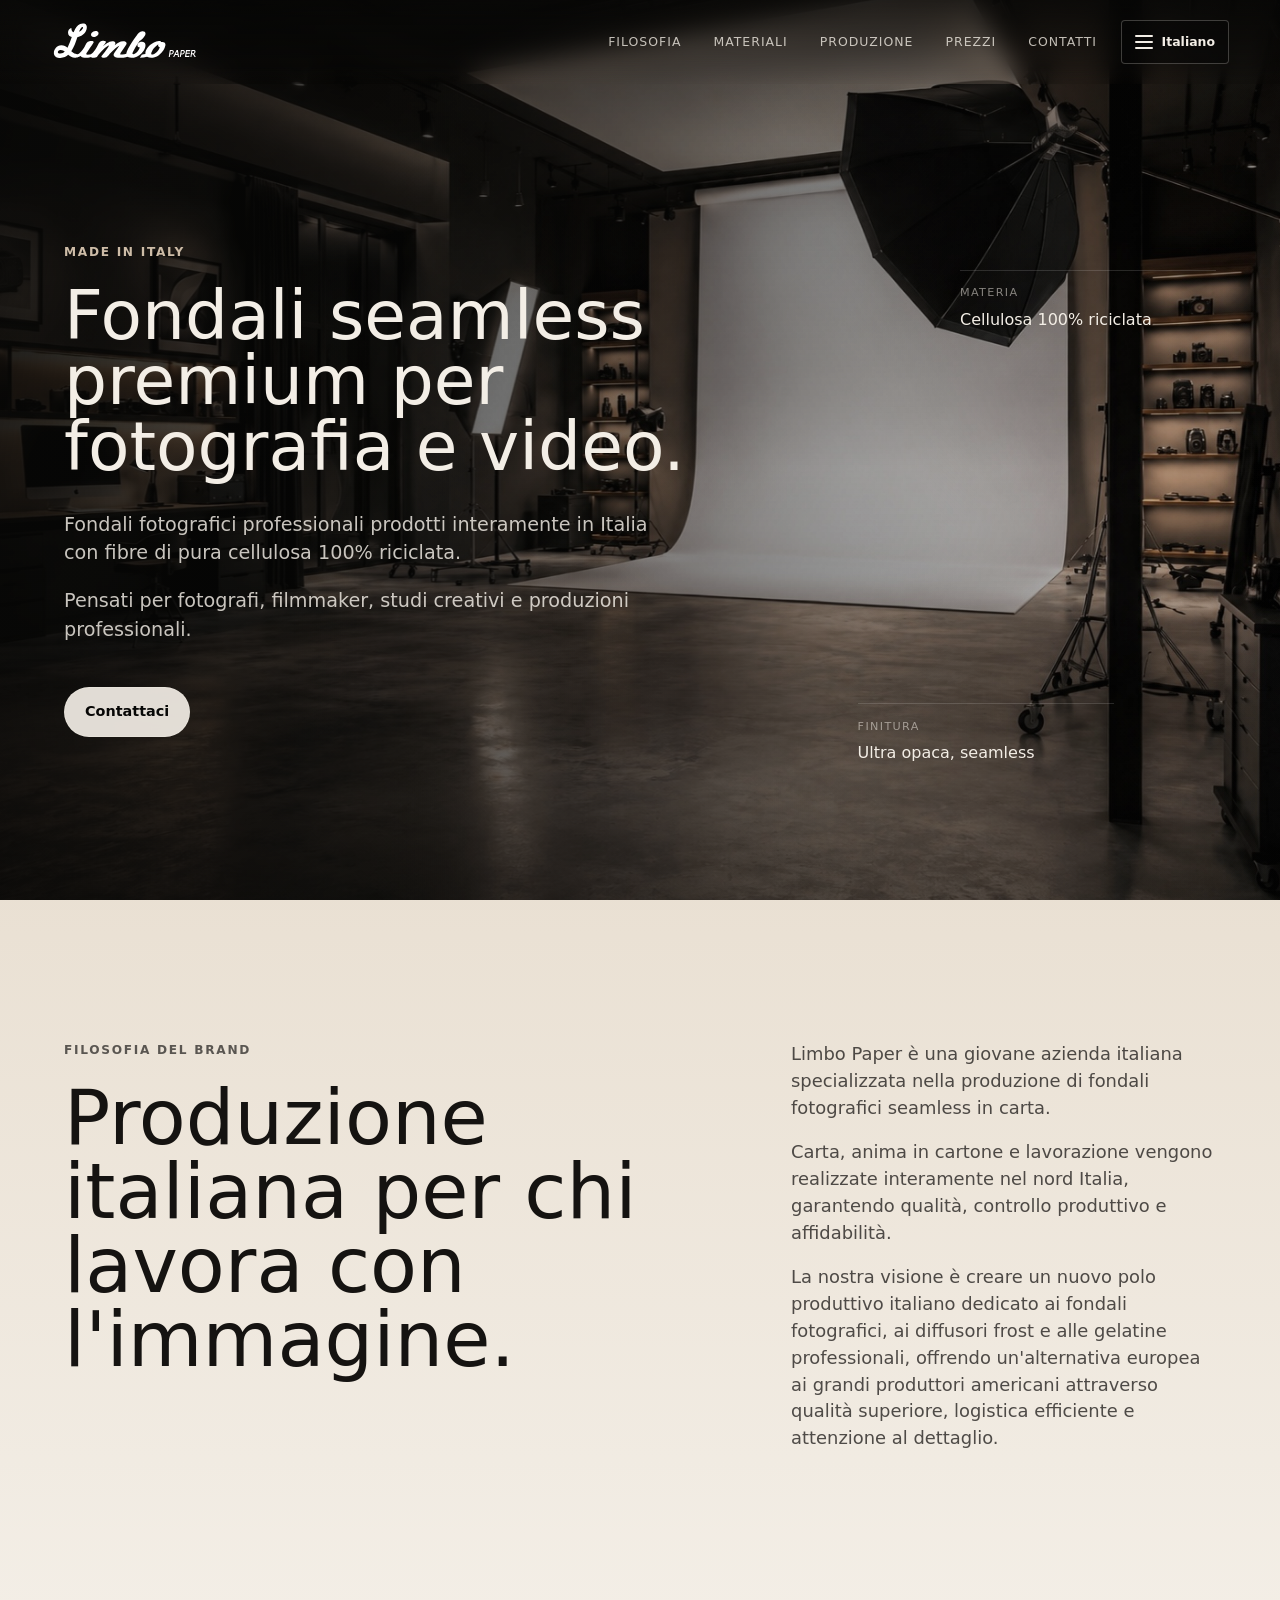
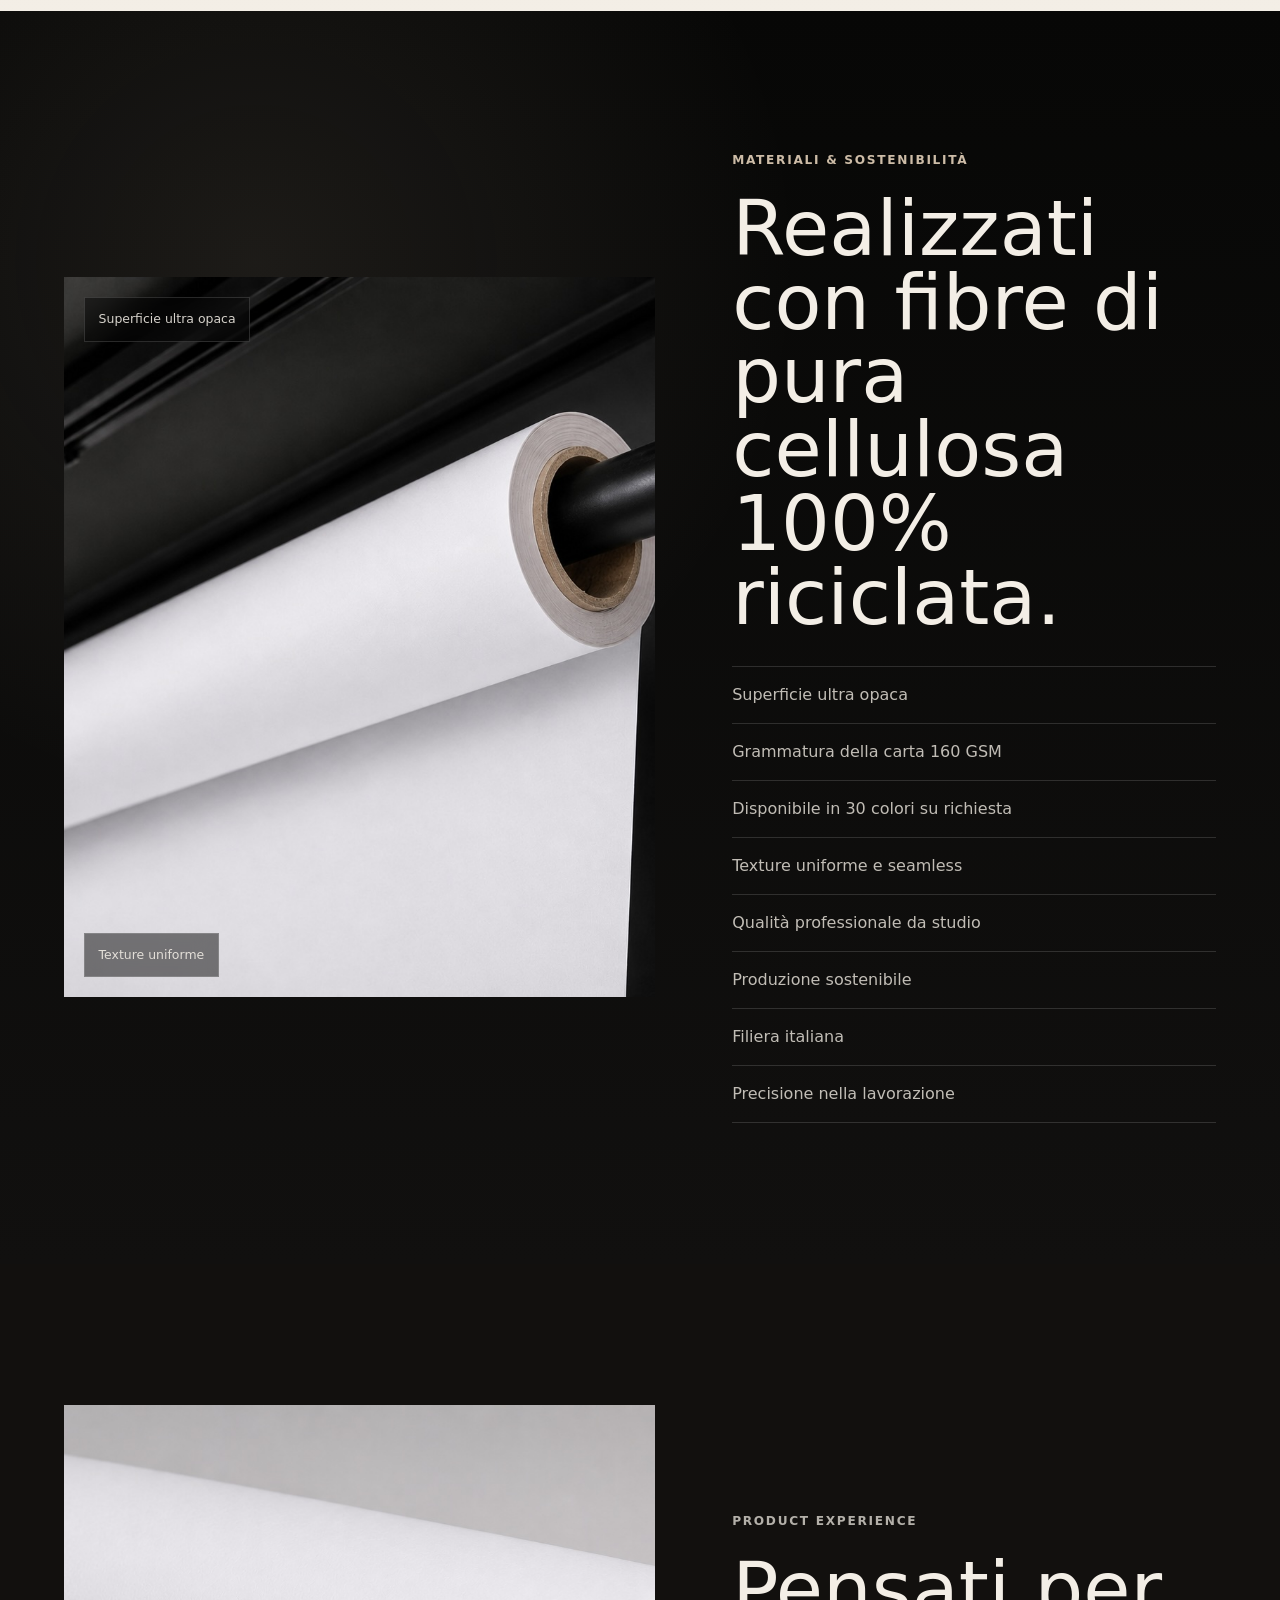
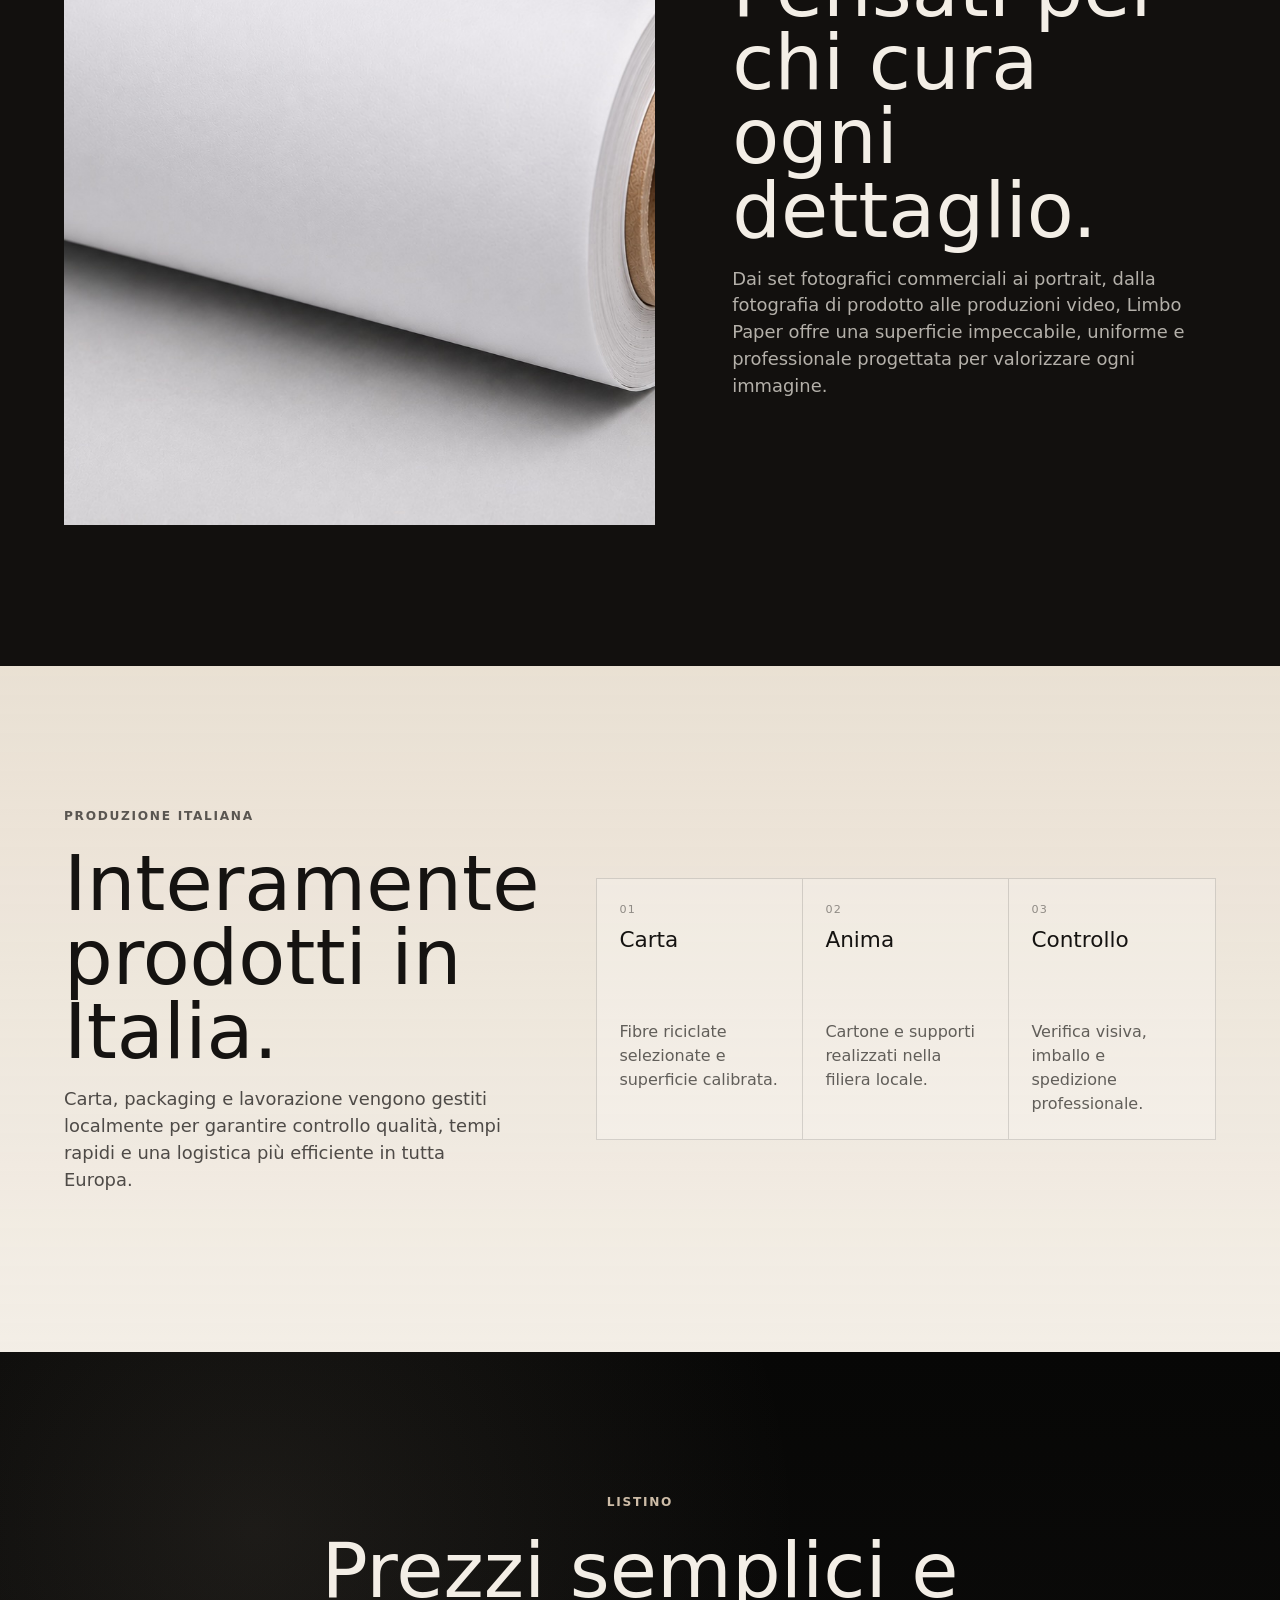
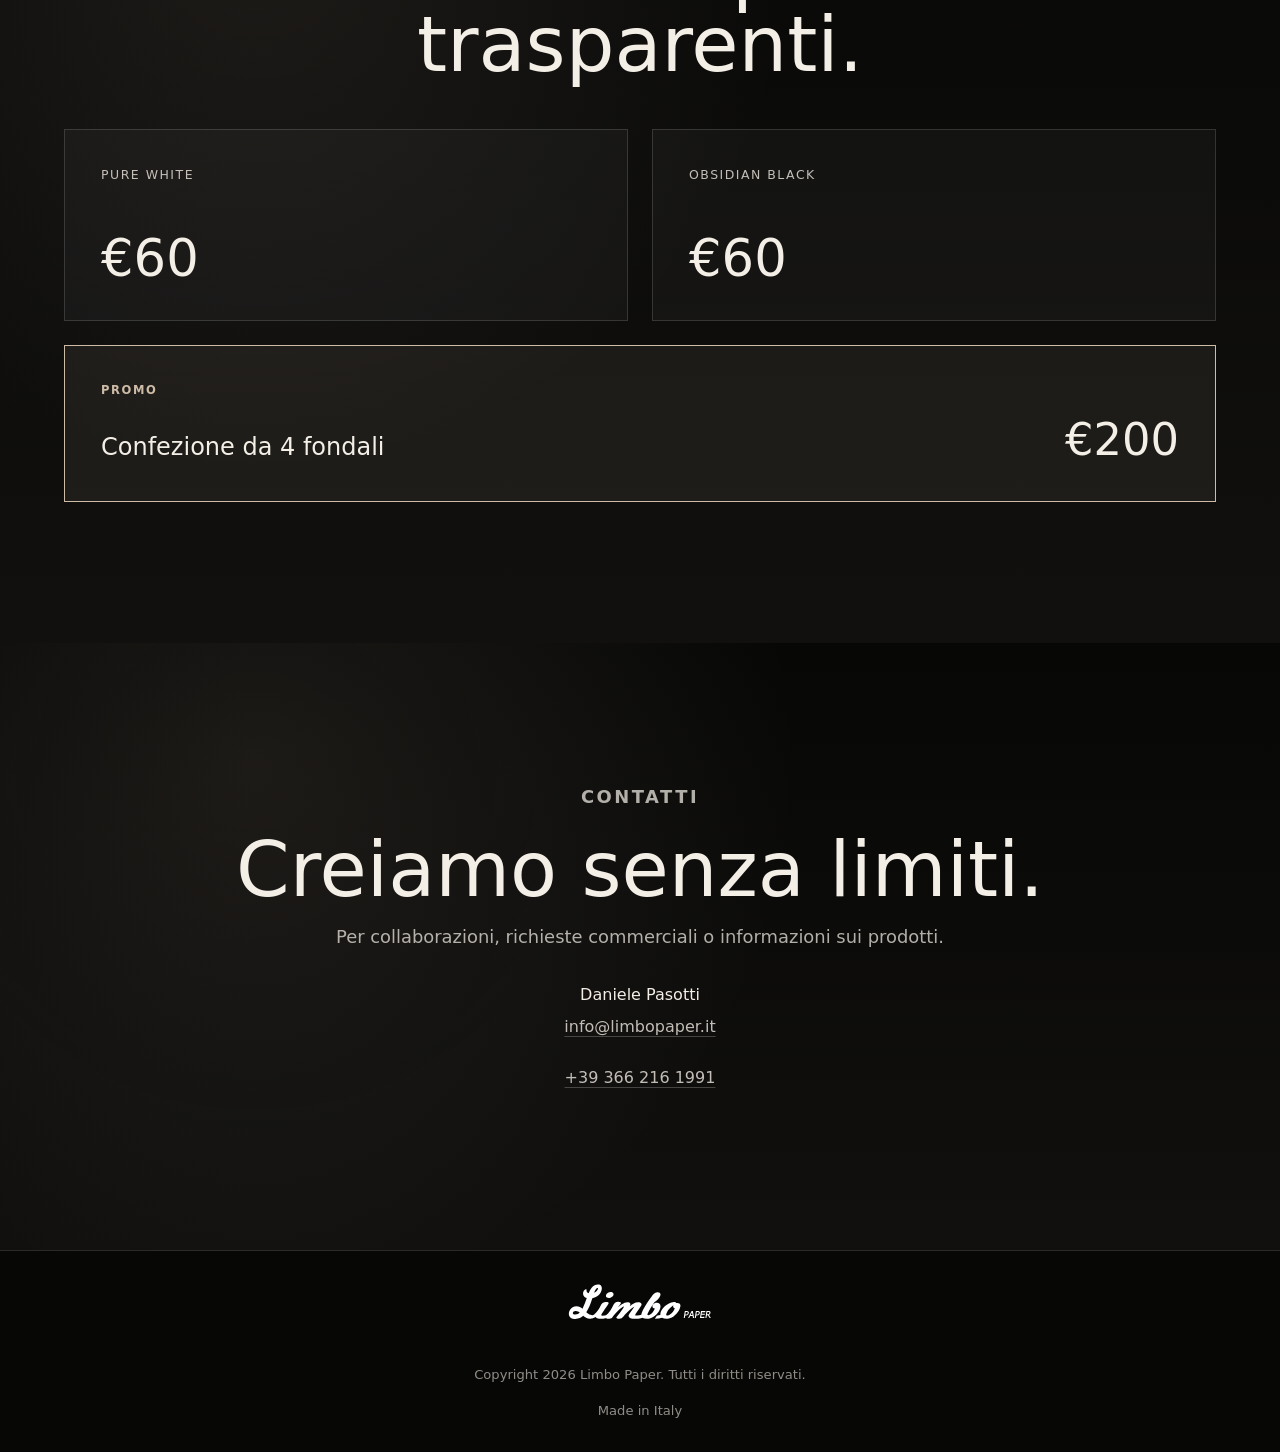
<file: index.html>
<!doctype html>
<html lang="it">
  <head>
    <meta charset="utf-8" />
    <meta name="viewport" content="width=device-width, initial-scale=1" />
    <meta name="description" content="Limbo Paper produce fondali fotografici seamless premium in carta riciclata, interamente realizzati in Italia." />
    <link rel="canonical" href="https://limbopaper.it/" />
    <link rel="alternate" hreflang="it" href="https://limbopaper.it/it/" />
    <link rel="alternate" hreflang="en" href="https://limbopaper.it/en/" />
    <link rel="alternate" hreflang="es" href="https://limbopaper.it/es/" />
    <link rel="alternate" hreflang="zh-Hans" href="https://limbopaper.it/zh/" />
    <link rel="alternate" hreflang="x-default" href="https://limbopaper.it/it/" />
    <meta property="og:site_name" content="Limbo Paper" />
    <meta property="og:type" content="website" />
    <meta property="og:url" content="https://limbopaper.it/" />
    <meta property="og:locale" content="it_IT" />
    <meta property="og:locale:alternate" content="en_GB" />
    <meta property="og:locale:alternate" content="es_ES" />
    <meta property="og:locale:alternate" content="zh_CN" />
    <meta property="og:title" content="Limbo Paper | Fondali seamless premium" />
    <meta property="og:description" content="Fondali fotografici professionali prodotti interamente in Italia con fibre di pura cellulosa 100% riciclata." />
    <meta property="og:image" content="https://limbopaper.it/assets/social-preview.jpg" />
    <meta property="og:image:width" content="1200" />
    <meta property="og:image:height" content="630" />
    <meta property="og:image:alt" content="Studio fotografico con fondale Limbo Paper" />
    <meta name="twitter:card" content="summary_large_image" />
    <meta name="twitter:title" content="Limbo Paper | Fondali seamless premium" />
    <meta name="twitter:description" content="Fondali fotografici professionali prodotti interamente in Italia con fibre di pura cellulosa 100% riciclata." />
    <meta name="twitter:image" content="https://limbopaper.it/assets/social-preview.jpg" />
    <title>Limbo Paper | Fondali seamless premium</title>
    <script type="application/ld+json">{"@context":"https://schema.org","@type":"Organization","name":"Limbo Paper","url":"https://limbopaper.it/","logo":"https://limbopaper.it/assets/limbo-paper-logo.svg","email":"info@limbopaper.it","telephone":"+39 366 216 1991","inLanguage":"it"}</script>
    <link rel="icon" href="/assets/favicon.svg" type="image/svg+xml" />
    <link rel="preload" as="image" href="/assets/studio-hero.png" />
    <link rel="stylesheet" href="/styles.css" />
  </head>
  <body>
    <a class="skip-link" href="#main">Vai al contenuto</a>

    <header class="site-header" aria-label="Navigazione principale">
      <a class="brand" href="/it/#top" aria-label="Limbo Paper home">
        <img src="/assets/limbo-paper-logo.svg" alt="Limbo Paper" />
      </a>
      <div class="nav-group">
        <nav class="nav-links" aria-label="Sezioni">
          <a href="#filosofia">Filosofia</a>
        <a href="#materiali">Materiali</a>
        <a href="#produzione">Produzione</a>
        <a href="#prezzi">Prezzi</a>
        <a href="#contatti">Contatti</a>
        </nav>
        <details class="language-switcher" aria-label="Seleziona lingua">
        <summary aria-label="Seleziona lingua">
          <span class="language-menu-icon" aria-hidden="true"><span></span><span></span><span></span></span>
          <span class="language-menu-current">Italiano</span>
        </summary>
        <ul>
          <li><a href="/it/" lang="it" hreflang="it" data-language-link aria-current="true" aria-label="Italiano (Lingua attiva)">Italiano</a></li>
          <li><a href="/en/" lang="en" hreflang="en" data-language-link aria-label="English">English</a></li>
          <li><a href="/es/" lang="es" hreflang="es" data-language-link aria-label="Español">Español</a></li>
          <li><a href="/zh/" lang="zh-Hans" hreflang="zh-Hans" data-language-link aria-label="简体中文">简体中文</a></li>
        </ul>
      </details>
      </div>
    </header>

    <main id="main">
      <section class="hero" id="top" aria-labelledby="hero-title">
        <div class="hero-media" aria-hidden="true">
          <img src="/assets/studio-hero.png" alt="" />
        </div>
        <div class="hero-shade" aria-hidden="true"></div>
        <div class="hero-content reveal">
          <p class="eyebrow">Made in Italy</p>
          <h1 id="hero-title">Fondali seamless premium per fotografia e video.</h1>
          <div class="hero-copy">
            <p>Fondali fotografici professionali prodotti interamente in Italia con fibre di pura cellulosa 100% riciclata.</p>
            <p>Pensati per fotografi, filmmaker, studi creativi e produzioni professionali.</p>
          </div>
          <a class="primary-cta" href="mailto:info@limbopaper.it">Contattaci</a>
        </div>

        <aside class="floating-spec spec-one reveal" aria-label="Specifiche materiale">
          <span>Materia</span>
          <strong>Cellulosa 100% riciclata</strong>
        </aside>
        <aside class="floating-spec spec-two reveal" aria-label="Dettaglio superficie">
          <span>Finitura</span>
          <strong>Ultra opaca, seamless</strong>
        </aside>
      </section>

      <section class="editorial-section light-section" id="filosofia" aria-labelledby="filosofia-title">
        <div class="editorial-grid">
          <div class="editorial-heading reveal">
            <p class="section-kicker">Filosofia del brand</p>
            <h2 id="filosofia-title">Produzione italiana per chi lavora con l'immagine.</h2>
          </div>
          <div class="rich-copy reveal">
            <p>Limbo Paper è una giovane azienda italiana specializzata nella produzione di fondali fotografici seamless in carta.</p>
            <p>Carta, anima in cartone e lavorazione vengono realizzate interamente nel nord Italia, garantendo qualità, controllo produttivo e affidabilità.</p>
            <p>La nostra visione è creare un nuovo polo produttivo italiano dedicato ai fondali fotografici, ai diffusori frost e alle gelatine professionali, offrendo un'alternativa europea ai grandi produttori americani attraverso qualità superiore, logistica efficiente e attenzione al dettaglio.</p>
          </div>
        </div>
      </section>

      <section class="material-section dark-section" id="materiali" aria-labelledby="materiali-title">
        <div class="split-layout">
          <div class="image-stage reveal">
            <img src="/assets/paper-roll-close.jpg" alt="Macro del rotolo di carta Limbo Paper con superficie opaca" />
            <div class="annotation annotation-top">Superficie ultra opaca</div>
            <div class="annotation annotation-bottom">Texture uniforme</div>
          </div>
          <div class="section-copy reveal">
            <p class="eyebrow">Materiali &amp; sostenibilità</p>
            <h2 id="materiali-title">Realizzati con fibre di pura cellulosa 100% riciclata.</h2>
            <ul class="feature-list">
              <li>Superficie ultra opaca</li>
              <li>Grammatura della carta 160 GSM</li>
              <li>Disponibile in 30 colori su richiesta</li>
              <li>Texture uniforme e seamless</li>
              <li>Qualità professionale da studio</li>
              <li>Produzione sostenibile</li>
              <li>Filiera italiana</li>
              <li>Precisione nella lavorazione</li>
            </ul>
          </div>
        </div>
      </section>

      <section class="product-section" aria-labelledby="product-title">
        <div class="product-media reveal">
          <img src="/assets/paper-roll-edge.jpg" alt="Dettaglio dell'anima e dei bordi del rotolo di carta" />
        </div>
        <div class="product-copy reveal">
          <p class="eyebrow">Product experience</p>
          <h2 id="product-title">Pensati per chi cura ogni dettaglio.</h2>
          <p>Dai set fotografici commerciali ai portrait, dalla fotografia di prodotto alle produzioni video, Limbo Paper offre una superficie impeccabile, uniforme e professionale progettata per valorizzare ogni immagine.</p>
        </div>
      </section>

      <section class="production-section light-section" id="produzione" aria-labelledby="produzione-title">
        <div class="production-copy reveal">
          <p class="eyebrow">Produzione italiana</p>
          <h2 id="produzione-title">Interamente prodotti in Italia.</h2>
          <p>Carta, packaging e lavorazione vengono gestiti localmente per garantire controllo qualità, tempi rapidi e una logistica più efficiente in tutta Europa.</p>
        </div>
        <div class="process-panel reveal" aria-label="Processo produttivo">
          <div>
            <span>01</span>
            <strong>Carta</strong>
            <p>Fibre riciclate selezionate e superficie calibrata.</p>
          </div>
          <div>
            <span>02</span>
            <strong>Anima</strong>
            <p>Cartone e supporti realizzati nella filiera locale.</p>
          </div>
          <div>
            <span>03</span>
            <strong>Controllo</strong>
            <p>Verifica visiva, imballo e spedizione professionale.</p>
          </div>
        </div>
      </section>

      <section class="pricing-section dark-section" id="prezzi" aria-labelledby="pricing-title">
        <div class="pricing-inner reveal">
          <p class="eyebrow">Listino</p>
          <h2 id="pricing-title">Prezzi semplici e trasparenti.</h2>
          <div class="pricing-grid">
            <div class="price-card">
              <span class="price-name">Pure White</span>
              <strong class="price-value">€60</strong>
            </div>
            <div class="price-card">
              <span class="price-name">Obsidian Black</span>
              <strong class="price-value">€60</strong>
            </div>
          </div>
          <div class="promo-card">
            <span class="promo-label">Promo</span>
            <strong class="promo-name">Confezione da 4 fondali</strong>
            <span class="promo-value">€200</span>
          </div>
        </div>
      </section>

      <section class="contact-section dark-section" id="contatti" aria-labelledby="contact-title">
        <div class="contact-inner reveal">
          <p class="eyebrow">Contatti</p>
          <h2 id="contact-title">Creiamo senza limiti.</h2>
          <p>Per collaborazioni, richieste commerciali o informazioni sui prodotti.</p>
          <address>
            <strong>Daniele Pasotti</strong>
            <a href="mailto:info@limbopaper.it">info@limbopaper.it</a>
            <a href="tel:+393662161991">+39 366 216 1991</a>
          </address>
        </div>
      </section>
    </main>

    <footer class="site-footer">
      <div class="footer-brand">
        <img src="/assets/limbo-paper-logo.svg" alt="Limbo Paper" />
        <p>Copyright 2026 Limbo Paper. Tutti i diritti riservati.</p>
        <span>Made in Italy</span>
      </div>
    </footer>

    <script src="/script.js"></script>
  </body>
</html>
</file>
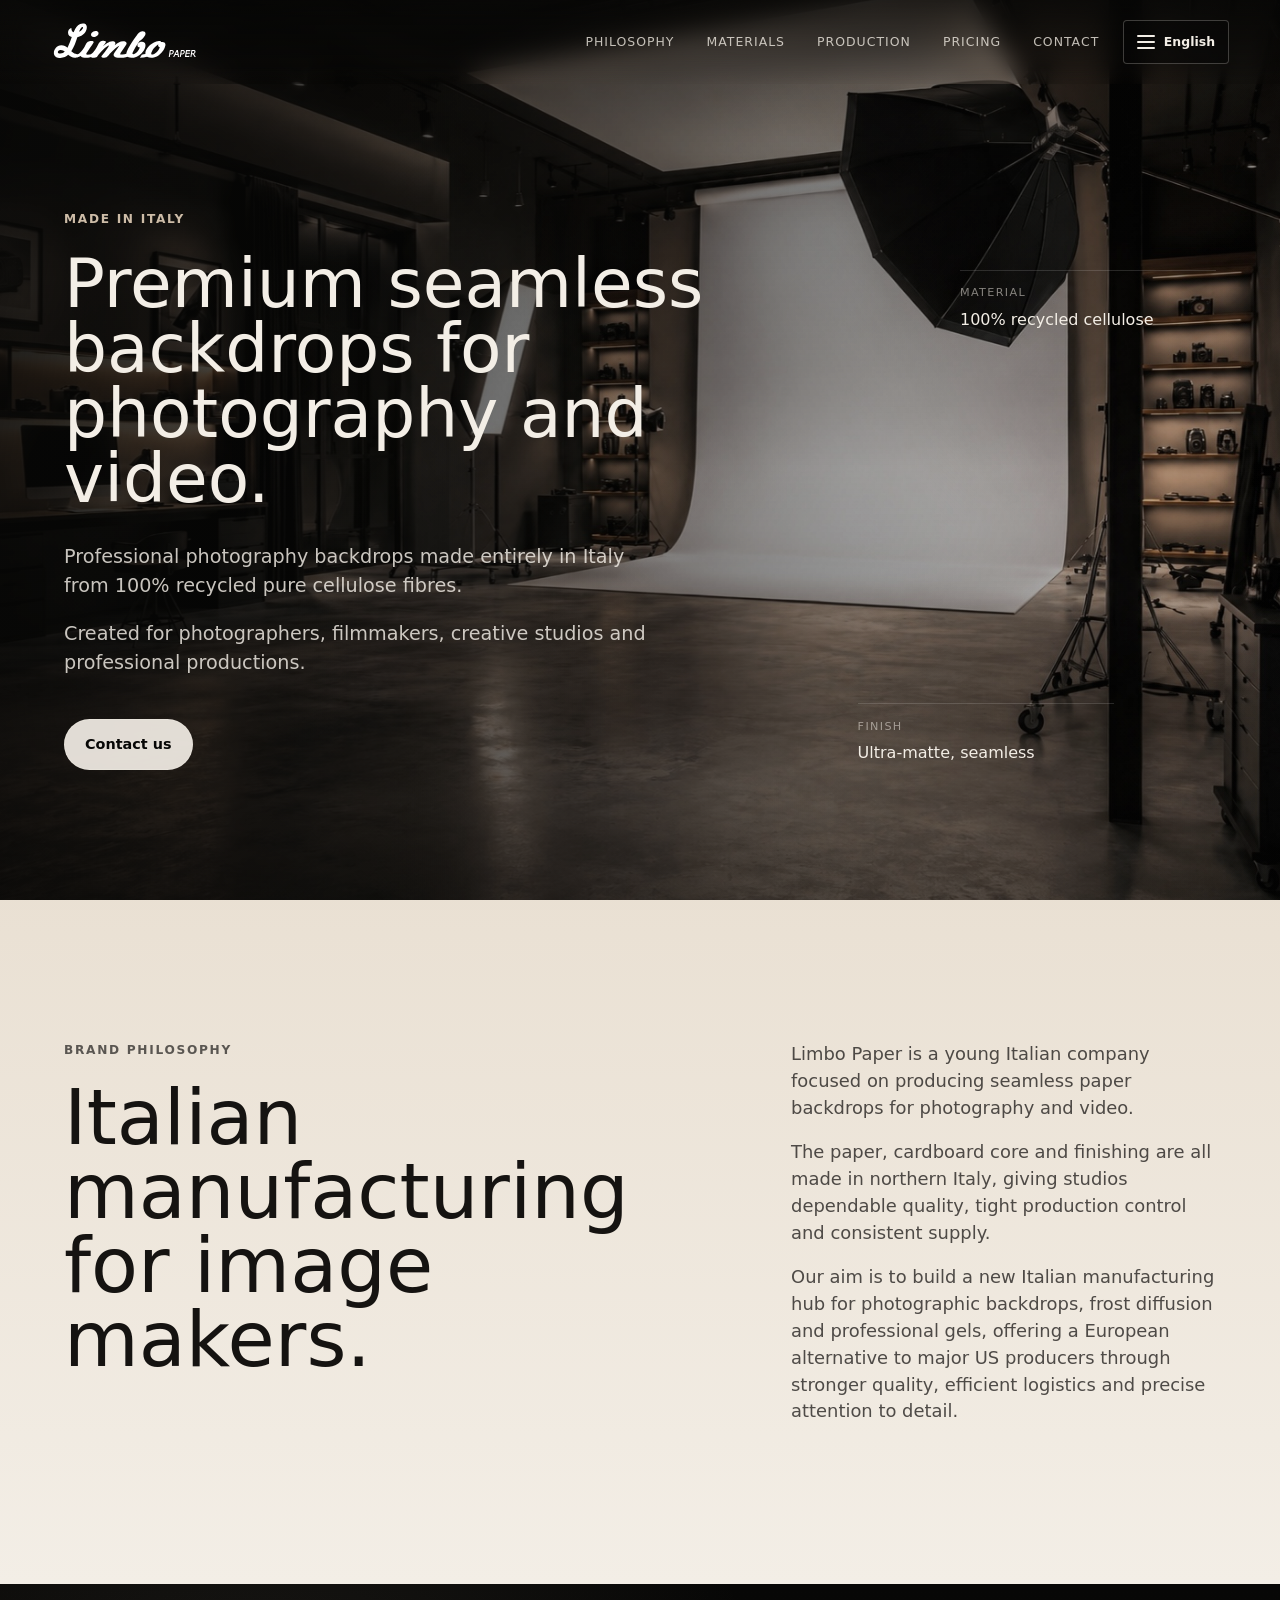
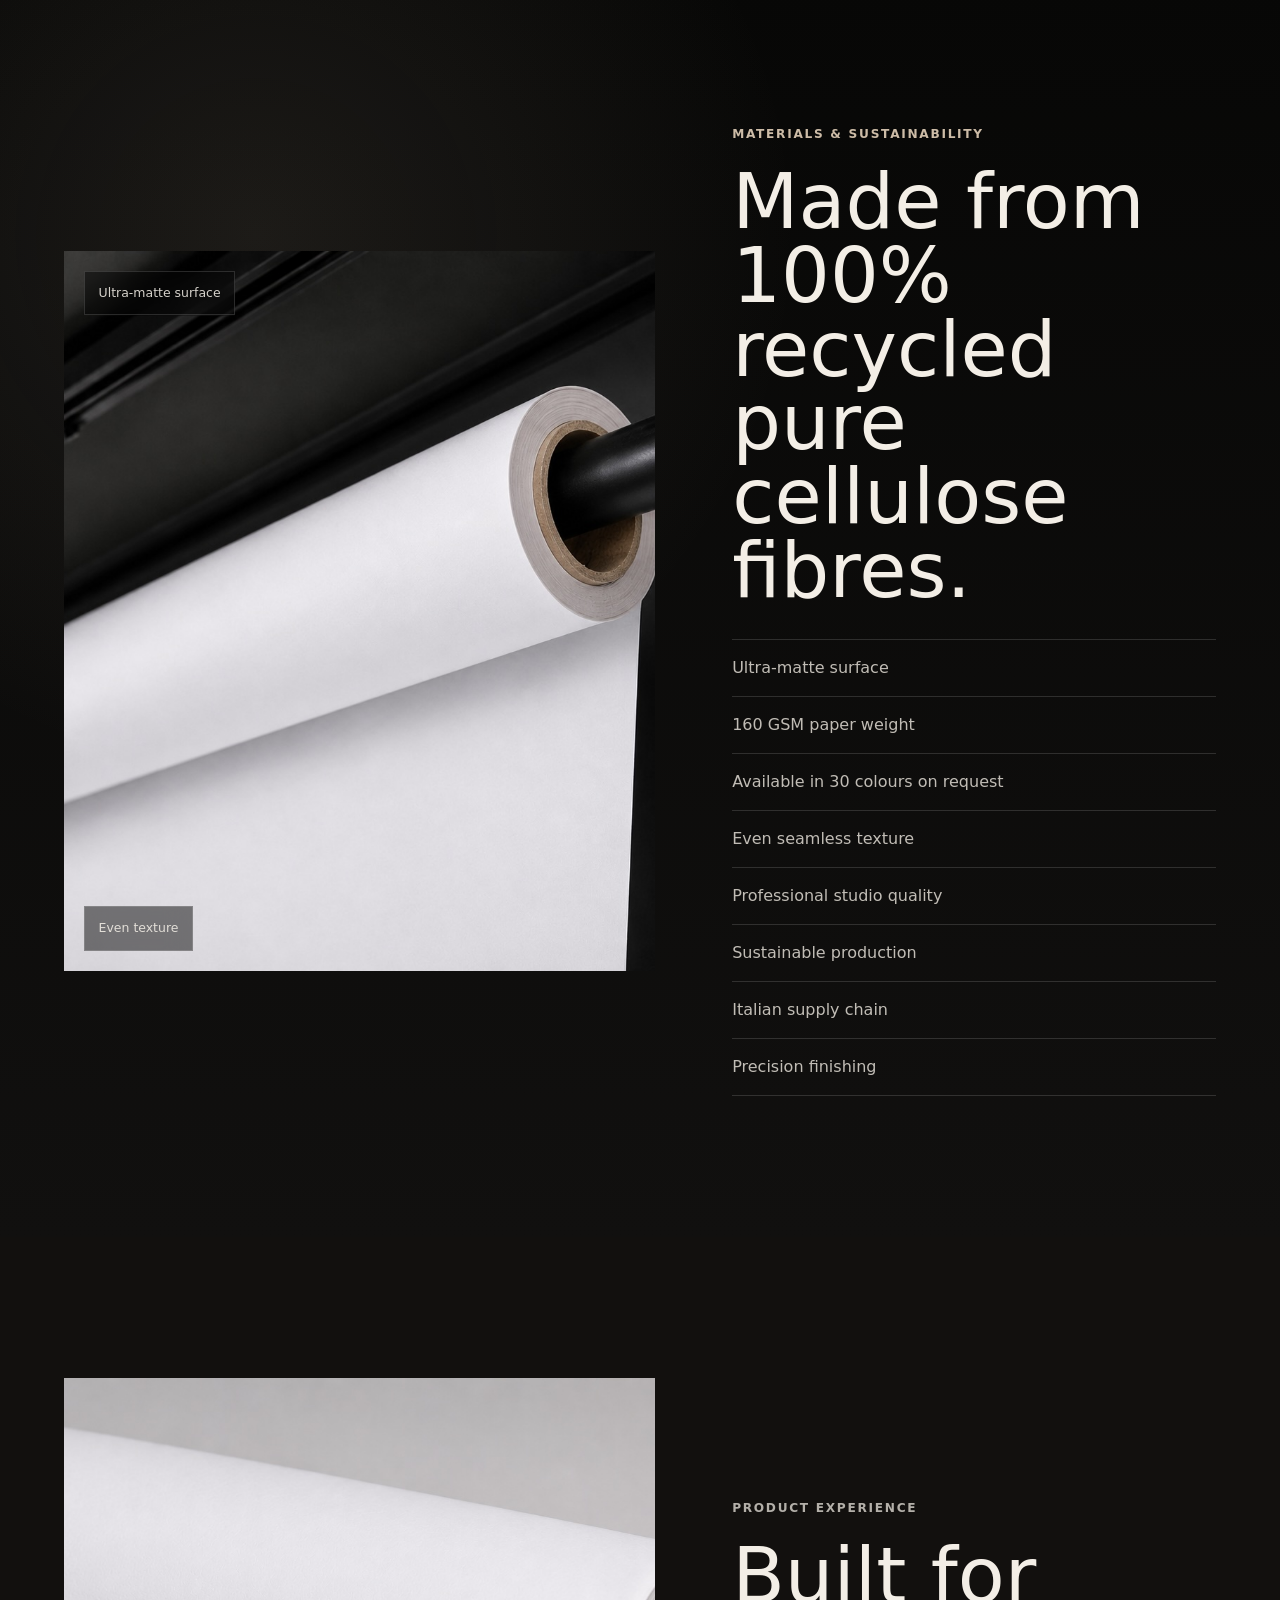
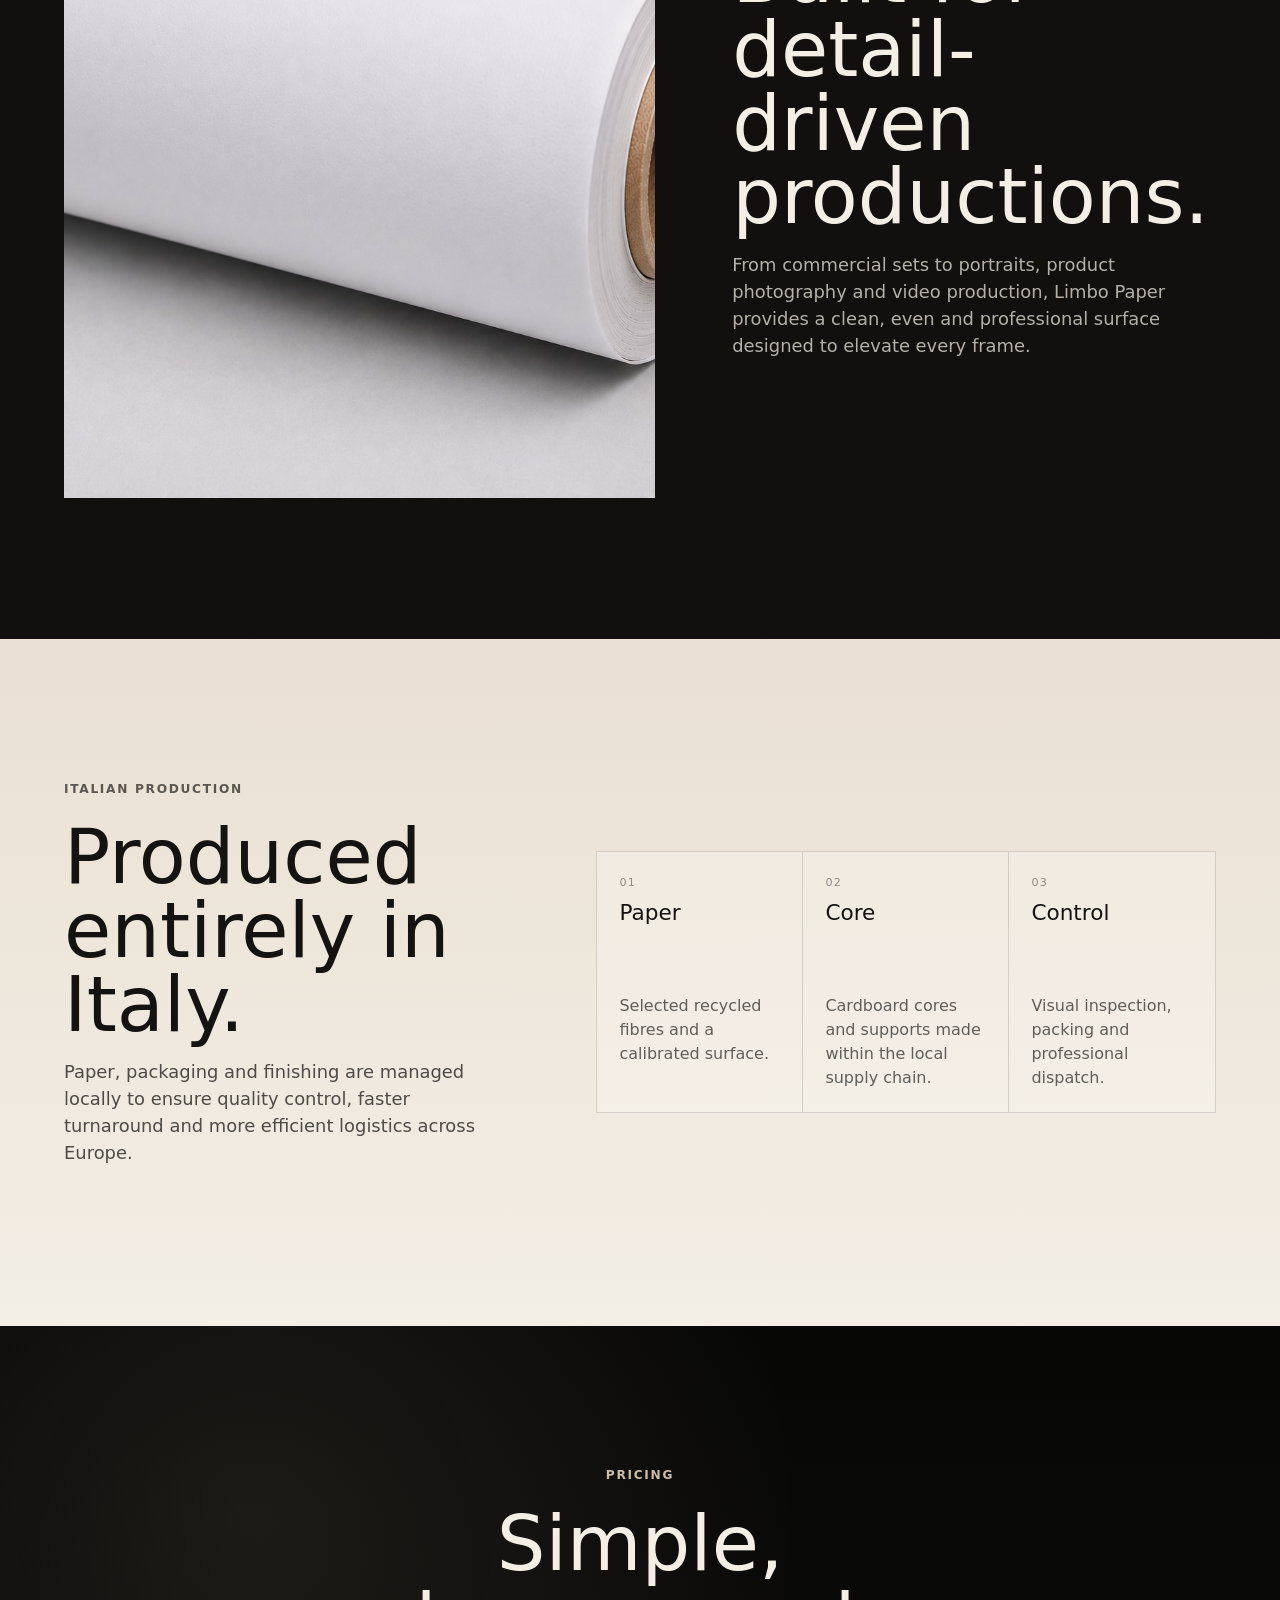
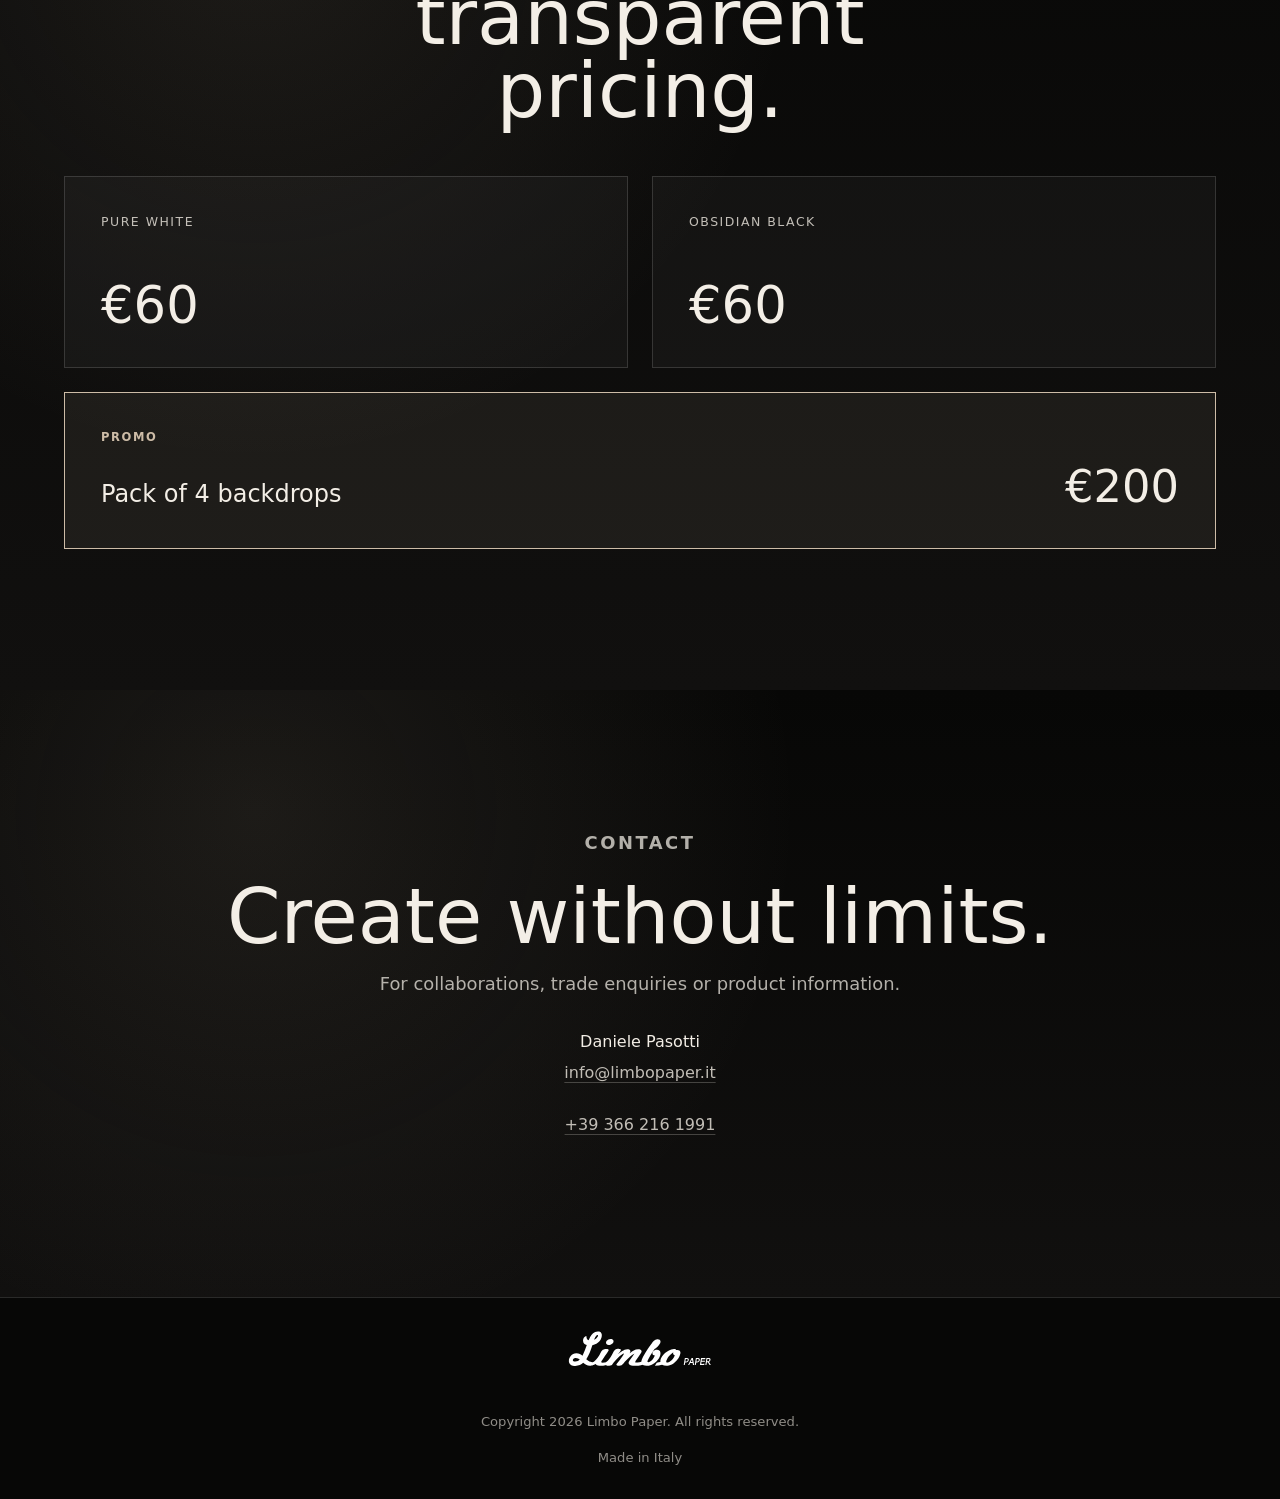
<file: en/index.html>
<!doctype html>
<html lang="en">
  <head>
    <meta charset="utf-8" />
    <meta name="viewport" content="width=device-width, initial-scale=1" />
    <meta name="description" content="Limbo Paper makes premium seamless photography backdrops from recycled paper, fully manufactured in Italy." />
    <link rel="canonical" href="https://limbopaper.it/en/" />
    <link rel="alternate" hreflang="it" href="https://limbopaper.it/it/" />
    <link rel="alternate" hreflang="en" href="https://limbopaper.it/en/" />
    <link rel="alternate" hreflang="es" href="https://limbopaper.it/es/" />
    <link rel="alternate" hreflang="zh-Hans" href="https://limbopaper.it/zh/" />
    <link rel="alternate" hreflang="x-default" href="https://limbopaper.it/it/" />
    <meta property="og:site_name" content="Limbo Paper" />
    <meta property="og:type" content="website" />
    <meta property="og:url" content="https://limbopaper.it/en/" />
    <meta property="og:locale" content="en_GB" />
    <meta property="og:locale:alternate" content="it_IT" />
    <meta property="og:locale:alternate" content="es_ES" />
    <meta property="og:locale:alternate" content="zh_CN" />
    <meta property="og:title" content="Limbo Paper | Premium seamless paper backdrops" />
    <meta property="og:description" content="Professional photography backdrops made entirely in Italy from 100% recycled pure cellulose fibres." />
    <meta property="og:image" content="https://limbopaper.it/assets/social-preview.jpg" />
    <meta property="og:image:width" content="1200" />
    <meta property="og:image:height" content="630" />
    <meta property="og:image:alt" content="Photo studio with a Limbo Paper backdrop" />
    <meta name="twitter:card" content="summary_large_image" />
    <meta name="twitter:title" content="Limbo Paper | Premium seamless paper backdrops" />
    <meta name="twitter:description" content="Professional photography backdrops made entirely in Italy from 100% recycled pure cellulose fibres." />
    <meta name="twitter:image" content="https://limbopaper.it/assets/social-preview.jpg" />
    <title>Limbo Paper | Premium seamless paper backdrops</title>
    <script type="application/ld+json">{"@context":"https://schema.org","@type":"Organization","name":"Limbo Paper","url":"https://limbopaper.it/en/","logo":"https://limbopaper.it/assets/limbo-paper-logo.svg","email":"info@limbopaper.it","telephone":"+39 366 216 1991","inLanguage":"en"}</script>
    <link rel="icon" href="/assets/favicon.svg" type="image/svg+xml" />
    <link rel="preload" as="image" href="/assets/studio-hero.png" />
    <link rel="stylesheet" href="/styles.css" />
  </head>
  <body>
    <a class="skip-link" href="#main">Skip to content</a>

    <header class="site-header" aria-label="Main navigation">
      <a class="brand" href="/en/#top" aria-label="Limbo Paper home">
        <img src="/assets/limbo-paper-logo.svg" alt="Limbo Paper" />
      </a>
      <div class="nav-group">
        <nav class="nav-links" aria-label="Sections">
          <a href="#filosofia">Philosophy</a>
        <a href="#materiali">Materials</a>
        <a href="#produzione">Production</a>
        <a href="#prezzi">Pricing</a>
        <a href="#contatti">Contact</a>
        </nav>
        <details class="language-switcher" aria-label="Choose language">
        <summary aria-label="Choose language">
          <span class="language-menu-icon" aria-hidden="true"><span></span><span></span><span></span></span>
          <span class="language-menu-current">English</span>
        </summary>
        <ul>
          <li><a href="/it/" lang="it" hreflang="it" data-language-link aria-label="Italiano">Italiano</a></li>
          <li><a href="/en/" lang="en" hreflang="en" data-language-link aria-current="true" aria-label="English (Current language)">English</a></li>
          <li><a href="/es/" lang="es" hreflang="es" data-language-link aria-label="Español">Español</a></li>
          <li><a href="/zh/" lang="zh-Hans" hreflang="zh-Hans" data-language-link aria-label="简体中文">简体中文</a></li>
        </ul>
      </details>
      </div>
    </header>

    <main id="main">
      <section class="hero" id="top" aria-labelledby="hero-title">
        <div class="hero-media" aria-hidden="true">
          <img src="/assets/studio-hero.png" alt="" />
        </div>
        <div class="hero-shade" aria-hidden="true"></div>
        <div class="hero-content reveal">
          <p class="eyebrow">Made in Italy</p>
          <h1 id="hero-title">Premium seamless backdrops for photography and video.</h1>
          <div class="hero-copy">
            <p>Professional photography backdrops made entirely in Italy from 100% recycled pure cellulose fibres.</p>
            <p>Created for photographers, filmmakers, creative studios and professional productions.</p>
          </div>
          <a class="primary-cta" href="mailto:info@limbopaper.it">Contact us</a>
        </div>

        <aside class="floating-spec spec-one reveal" aria-label="Material specifications">
          <span>Material</span>
          <strong>100% recycled cellulose</strong>
        </aside>
        <aside class="floating-spec spec-two reveal" aria-label="Surface detail">
          <span>Finish</span>
          <strong>Ultra-matte, seamless</strong>
        </aside>
      </section>

      <section class="editorial-section light-section" id="filosofia" aria-labelledby="filosofia-title">
        <div class="editorial-grid">
          <div class="editorial-heading reveal">
            <p class="section-kicker">Brand philosophy</p>
            <h2 id="filosofia-title">Italian manufacturing for image makers.</h2>
          </div>
          <div class="rich-copy reveal">
            <p>Limbo Paper is a young Italian company focused on producing seamless paper backdrops for photography and video.</p>
            <p>The paper, cardboard core and finishing are all made in northern Italy, giving studios dependable quality, tight production control and consistent supply.</p>
            <p>Our aim is to build a new Italian manufacturing hub for photographic backdrops, frost diffusion and professional gels, offering a European alternative to major US producers through stronger quality, efficient logistics and precise attention to detail.</p>
          </div>
        </div>
      </section>

      <section class="material-section dark-section" id="materiali" aria-labelledby="materiali-title">
        <div class="split-layout">
          <div class="image-stage reveal">
            <img src="/assets/paper-roll-close.jpg" alt="Close-up of a Limbo Paper roll with a matte paper surface" />
            <div class="annotation annotation-top">Ultra-matte surface</div>
            <div class="annotation annotation-bottom">Even texture</div>
          </div>
          <div class="section-copy reveal">
            <p class="eyebrow">Materials &amp; sustainability</p>
            <h2 id="materiali-title">Made from 100% recycled pure cellulose fibres.</h2>
            <ul class="feature-list">
              <li>Ultra-matte surface</li>
              <li>160 GSM paper weight</li>
              <li>Available in 30 colours on request</li>
              <li>Even seamless texture</li>
              <li>Professional studio quality</li>
              <li>Sustainable production</li>
              <li>Italian supply chain</li>
              <li>Precision finishing</li>
            </ul>
          </div>
        </div>
      </section>

      <section class="product-section" aria-labelledby="product-title">
        <div class="product-media reveal">
          <img src="/assets/paper-roll-edge.jpg" alt="Detail of the paper roll core and edge" />
        </div>
        <div class="product-copy reveal">
          <p class="eyebrow">Product experience</p>
          <h2 id="product-title">Built for detail-driven productions.</h2>
          <p>From commercial sets to portraits, product photography and video production, Limbo Paper provides a clean, even and professional surface designed to elevate every frame.</p>
        </div>
      </section>

      <section class="production-section light-section" id="produzione" aria-labelledby="produzione-title">
        <div class="production-copy reveal">
          <p class="eyebrow">Italian production</p>
          <h2 id="produzione-title">Produced entirely in Italy.</h2>
          <p>Paper, packaging and finishing are managed locally to ensure quality control, faster turnaround and more efficient logistics across Europe.</p>
        </div>
        <div class="process-panel reveal" aria-label="Production process">
          <div>
            <span>01</span>
            <strong>Paper</strong>
            <p>Selected recycled fibres and a calibrated surface.</p>
          </div>
          <div>
            <span>02</span>
            <strong>Core</strong>
            <p>Cardboard cores and supports made within the local supply chain.</p>
          </div>
          <div>
            <span>03</span>
            <strong>Control</strong>
            <p>Visual inspection, packing and professional dispatch.</p>
          </div>
        </div>
      </section>

      <section class="pricing-section dark-section" id="prezzi" aria-labelledby="pricing-title">
        <div class="pricing-inner reveal">
          <p class="eyebrow">Pricing</p>
          <h2 id="pricing-title">Simple, transparent pricing.</h2>
          <div class="pricing-grid">
            <div class="price-card">
              <span class="price-name">Pure White</span>
              <strong class="price-value">€60</strong>
            </div>
            <div class="price-card">
              <span class="price-name">Obsidian Black</span>
              <strong class="price-value">€60</strong>
            </div>
          </div>
          <div class="promo-card">
            <span class="promo-label">Promo</span>
            <strong class="promo-name">Pack of 4 backdrops</strong>
            <span class="promo-value">€200</span>
          </div>
        </div>
      </section>

      <section class="contact-section dark-section" id="contatti" aria-labelledby="contact-title">
        <div class="contact-inner reveal">
          <p class="eyebrow">Contact</p>
          <h2 id="contact-title">Create without limits.</h2>
          <p>For collaborations, trade enquiries or product information.</p>
          <address>
            <strong>Daniele Pasotti</strong>
            <a href="mailto:info@limbopaper.it">info@limbopaper.it</a>
            <a href="tel:+393662161991">+39 366 216 1991</a>
          </address>
        </div>
      </section>
    </main>

    <footer class="site-footer">
      <div class="footer-brand">
        <img src="/assets/limbo-paper-logo.svg" alt="Limbo Paper" />
        <p>Copyright 2026 Limbo Paper. All rights reserved.</p>
        <span>Made in Italy</span>
      </div>
    </footer>

    <script src="/script.js"></script>
  </body>
</html>
</file>
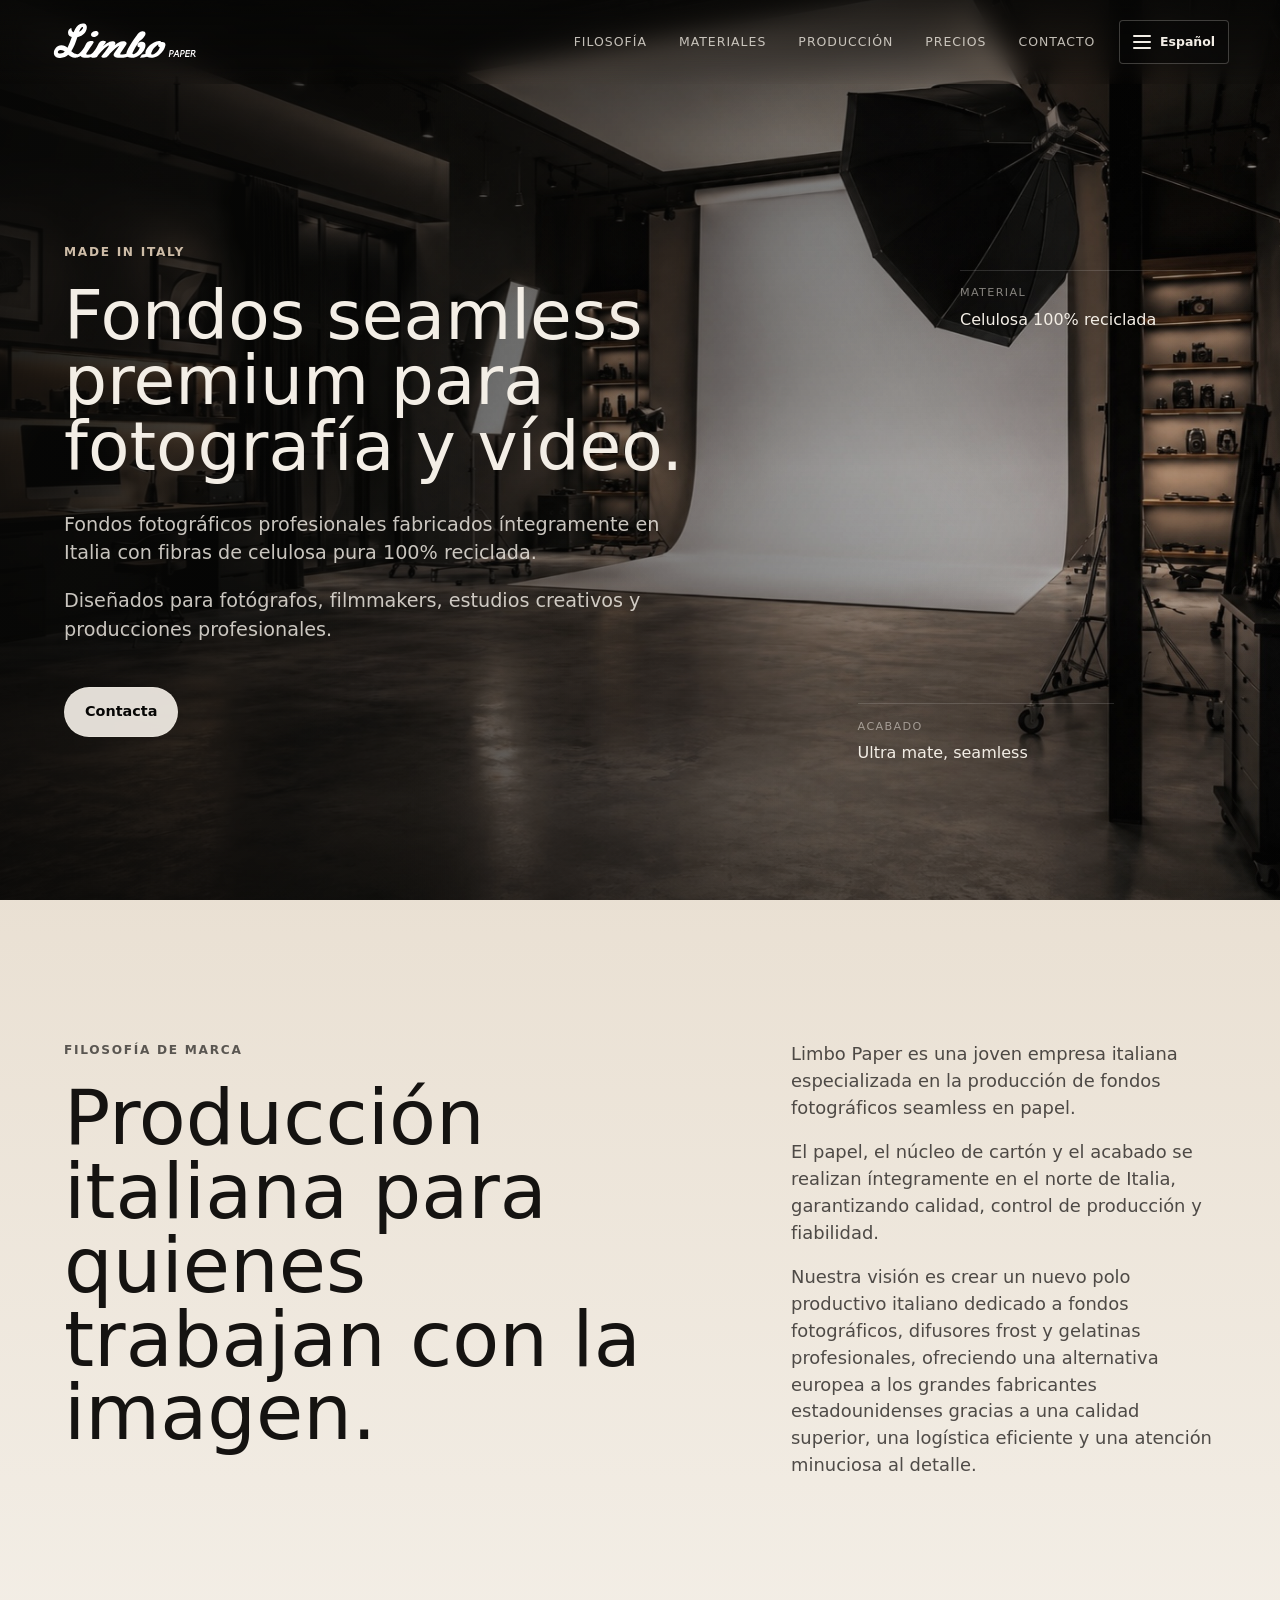
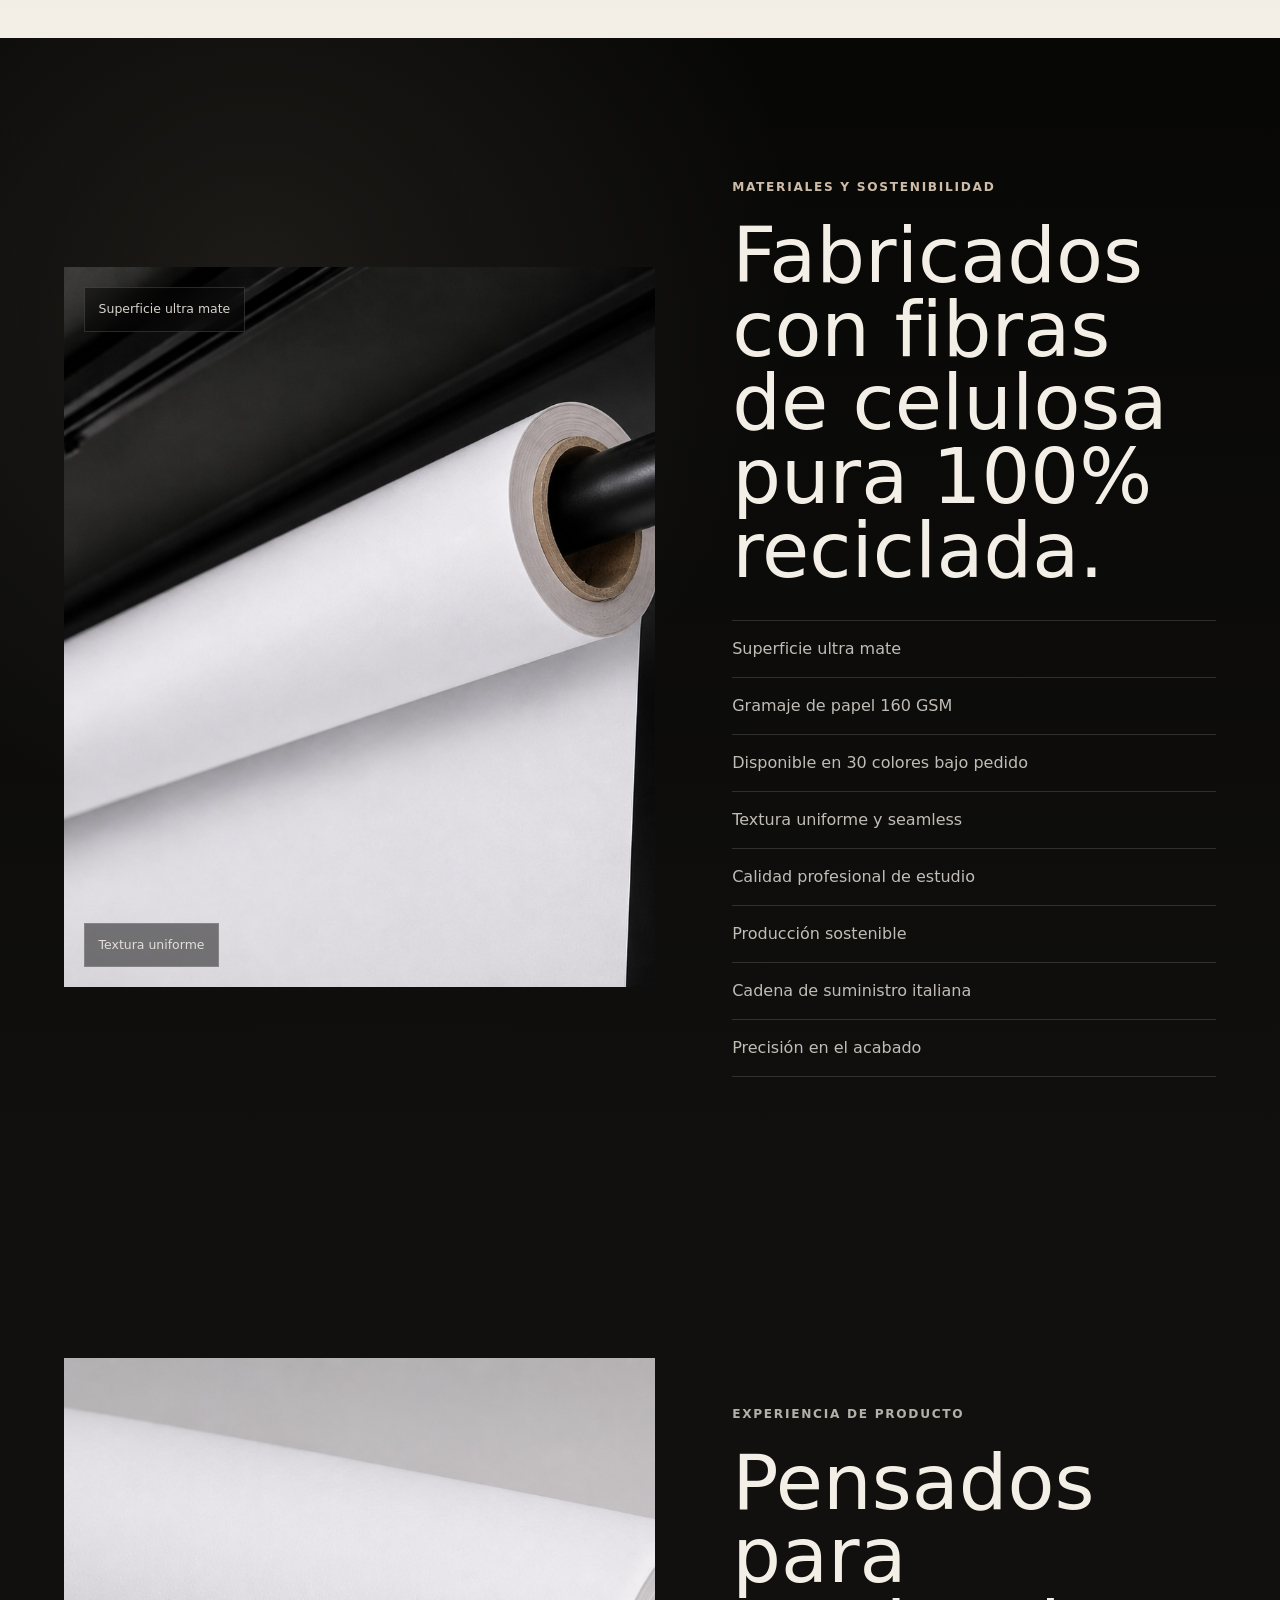
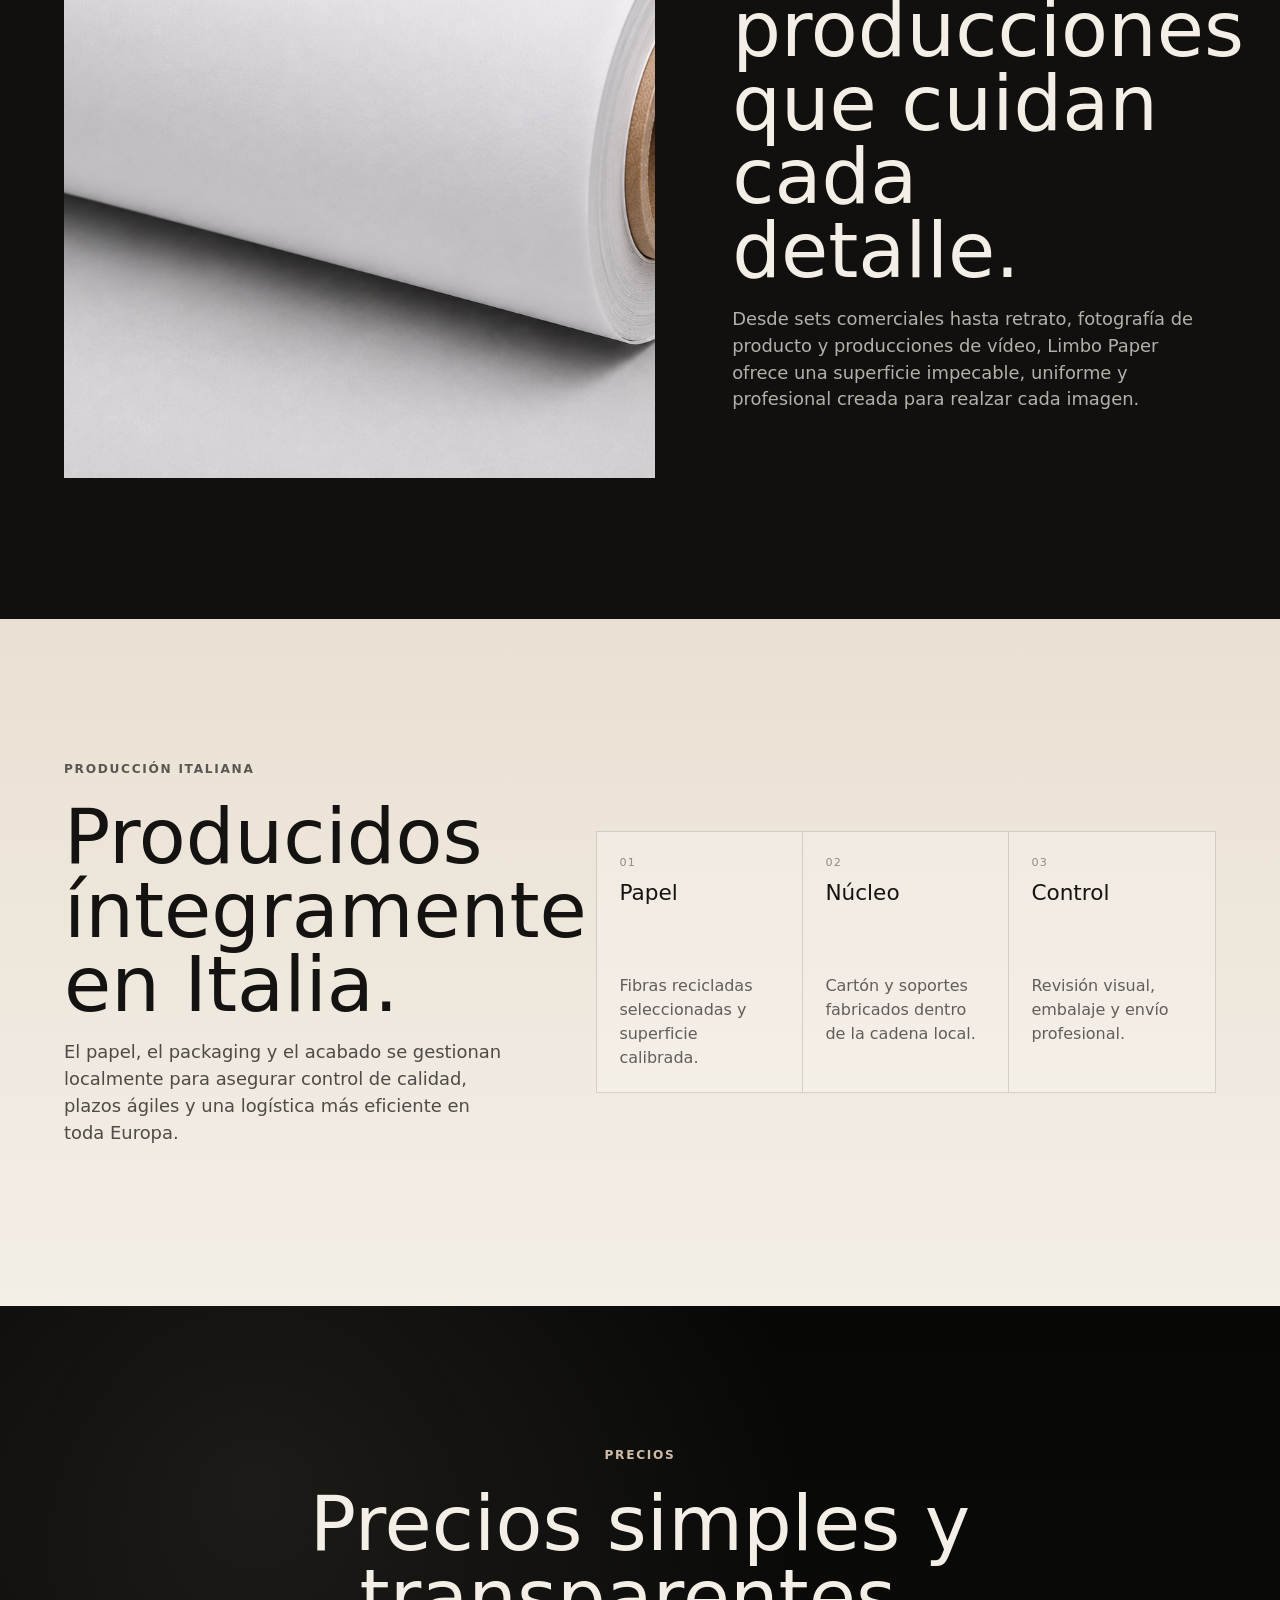
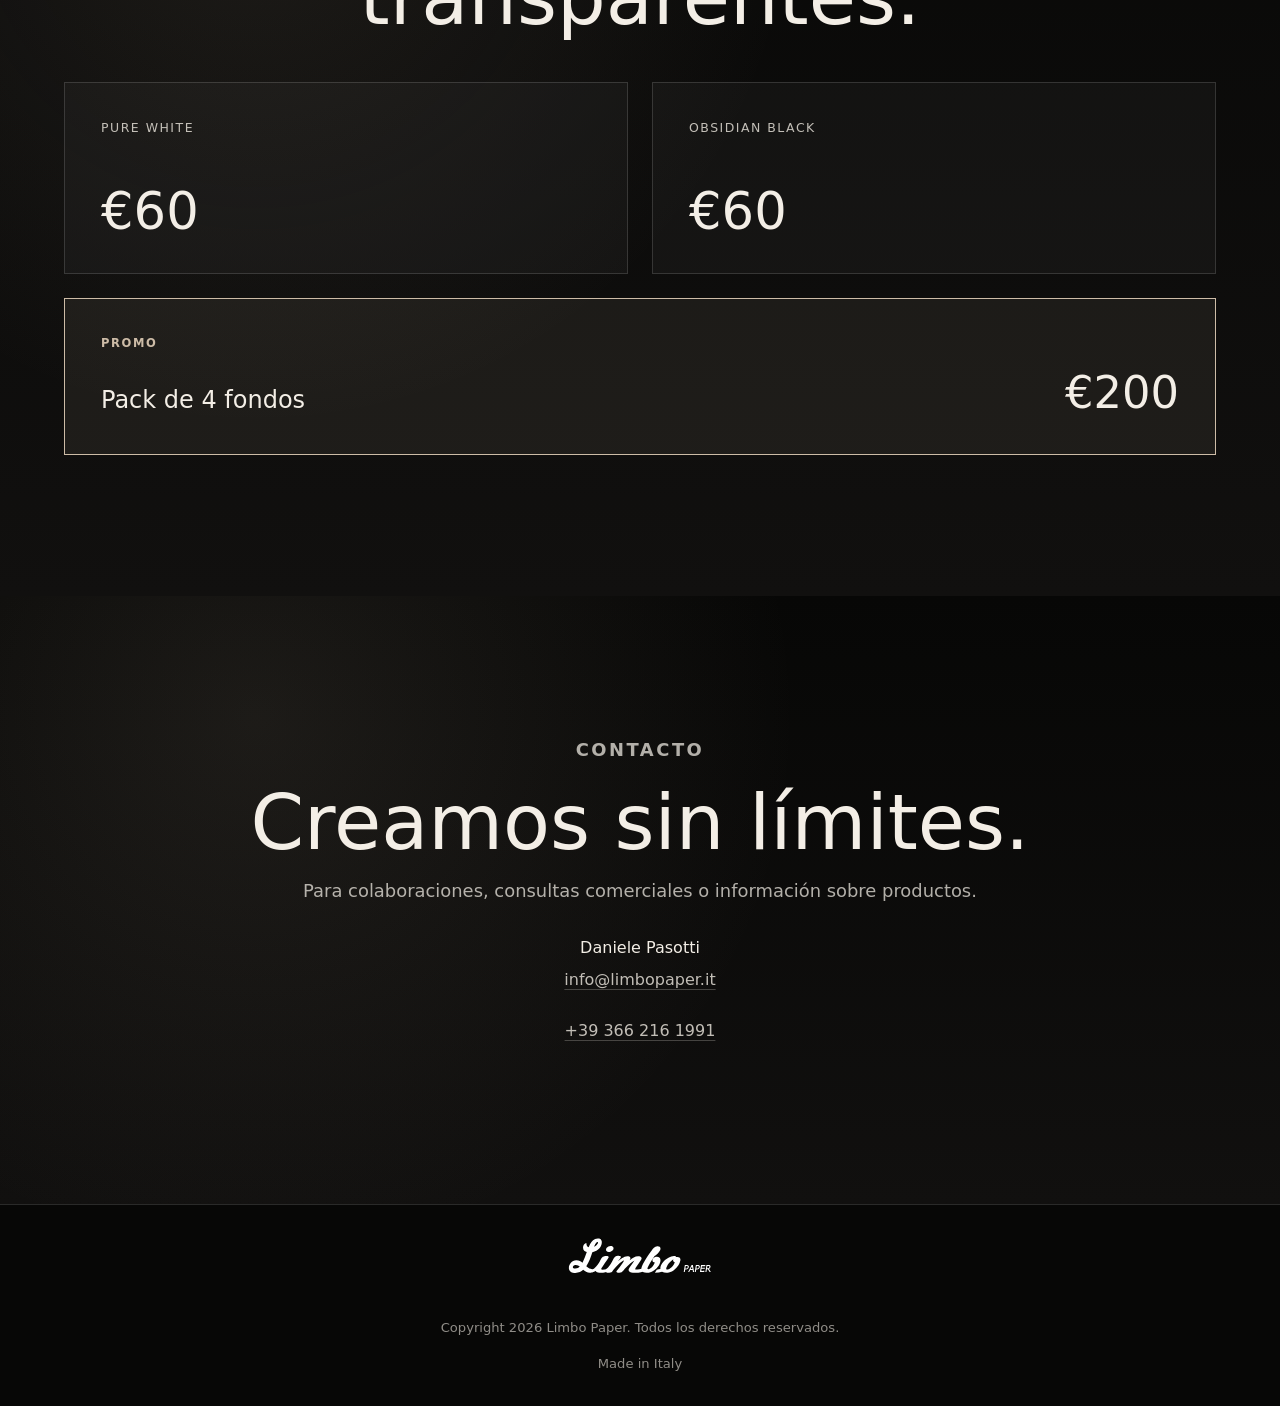
<file: es/index.html>
<!doctype html>
<html lang="es">
  <head>
    <meta charset="utf-8" />
    <meta name="viewport" content="width=device-width, initial-scale=1" />
    <meta name="description" content="Limbo Paper fabrica fondos fotográficos seamless premium en papel reciclado, producidos íntegramente en Italia." />
    <link rel="canonical" href="https://limbopaper.it/es/" />
    <link rel="alternate" hreflang="it" href="https://limbopaper.it/it/" />
    <link rel="alternate" hreflang="en" href="https://limbopaper.it/en/" />
    <link rel="alternate" hreflang="es" href="https://limbopaper.it/es/" />
    <link rel="alternate" hreflang="zh-Hans" href="https://limbopaper.it/zh/" />
    <link rel="alternate" hreflang="x-default" href="https://limbopaper.it/it/" />
    <meta property="og:site_name" content="Limbo Paper" />
    <meta property="og:type" content="website" />
    <meta property="og:url" content="https://limbopaper.it/es/" />
    <meta property="og:locale" content="es_ES" />
    <meta property="og:locale:alternate" content="it_IT" />
    <meta property="og:locale:alternate" content="en_GB" />
    <meta property="og:locale:alternate" content="zh_CN" />
    <meta property="og:title" content="Limbo Paper | Fondos seamless premium" />
    <meta property="og:description" content="Fondos fotográficos profesionales fabricados íntegramente en Italia con fibras de celulosa pura 100% reciclada." />
    <meta property="og:image" content="https://limbopaper.it/assets/social-preview.jpg" />
    <meta property="og:image:width" content="1200" />
    <meta property="og:image:height" content="630" />
    <meta property="og:image:alt" content="Estudio fotográfico con un fondo Limbo Paper" />
    <meta name="twitter:card" content="summary_large_image" />
    <meta name="twitter:title" content="Limbo Paper | Fondos seamless premium" />
    <meta name="twitter:description" content="Fondos fotográficos profesionales fabricados íntegramente en Italia con fibras de celulosa pura 100% reciclada." />
    <meta name="twitter:image" content="https://limbopaper.it/assets/social-preview.jpg" />
    <title>Limbo Paper | Fondos seamless premium</title>
    <script type="application/ld+json">{"@context":"https://schema.org","@type":"Organization","name":"Limbo Paper","url":"https://limbopaper.it/es/","logo":"https://limbopaper.it/assets/limbo-paper-logo.svg","email":"info@limbopaper.it","telephone":"+39 366 216 1991","inLanguage":"es"}</script>
    <link rel="icon" href="/assets/favicon.svg" type="image/svg+xml" />
    <link rel="preload" as="image" href="/assets/studio-hero.png" />
    <link rel="stylesheet" href="/styles.css" />
  </head>
  <body>
    <a class="skip-link" href="#main">Saltar al contenido</a>

    <header class="site-header" aria-label="Navegación principal">
      <a class="brand" href="/es/#top" aria-label="Inicio de Limbo Paper">
        <img src="/assets/limbo-paper-logo.svg" alt="Limbo Paper" />
      </a>
      <div class="nav-group">
        <nav class="nav-links" aria-label="Secciones">
          <a href="#filosofia">Filosofía</a>
        <a href="#materiali">Materiales</a>
        <a href="#produzione">Producción</a>
        <a href="#prezzi">Precios</a>
        <a href="#contatti">Contacto</a>
        </nav>
        <details class="language-switcher" aria-label="Elegir idioma">
        <summary aria-label="Elegir idioma">
          <span class="language-menu-icon" aria-hidden="true"><span></span><span></span><span></span></span>
          <span class="language-menu-current">Español</span>
        </summary>
        <ul>
          <li><a href="/it/" lang="it" hreflang="it" data-language-link aria-label="Italiano">Italiano</a></li>
          <li><a href="/en/" lang="en" hreflang="en" data-language-link aria-label="English">English</a></li>
          <li><a href="/es/" lang="es" hreflang="es" data-language-link aria-current="true" aria-label="Español (Idioma actual)">Español</a></li>
          <li><a href="/zh/" lang="zh-Hans" hreflang="zh-Hans" data-language-link aria-label="简体中文">简体中文</a></li>
        </ul>
      </details>
      </div>
    </header>

    <main id="main">
      <section class="hero" id="top" aria-labelledby="hero-title">
        <div class="hero-media" aria-hidden="true">
          <img src="/assets/studio-hero.png" alt="" />
        </div>
        <div class="hero-shade" aria-hidden="true"></div>
        <div class="hero-content reveal">
          <p class="eyebrow">Made in Italy</p>
          <h1 id="hero-title">Fondos seamless premium para fotografía y vídeo.</h1>
          <div class="hero-copy">
            <p>Fondos fotográficos profesionales fabricados íntegramente en Italia con fibras de celulosa pura 100% reciclada.</p>
            <p>Diseñados para fotógrafos, filmmakers, estudios creativos y producciones profesionales.</p>
          </div>
          <a class="primary-cta" href="mailto:info@limbopaper.it">Contacta</a>
        </div>

        <aside class="floating-spec spec-one reveal" aria-label="Especificaciones del material">
          <span>Material</span>
          <strong>Celulosa 100% reciclada</strong>
        </aside>
        <aside class="floating-spec spec-two reveal" aria-label="Detalle de la superficie">
          <span>Acabado</span>
          <strong>Ultra mate, seamless</strong>
        </aside>
      </section>

      <section class="editorial-section light-section" id="filosofia" aria-labelledby="filosofia-title">
        <div class="editorial-grid">
          <div class="editorial-heading reveal">
            <p class="section-kicker">Filosofía de marca</p>
            <h2 id="filosofia-title">Producción italiana para quienes trabajan con la imagen.</h2>
          </div>
          <div class="rich-copy reveal">
            <p>Limbo Paper es una joven empresa italiana especializada en la producción de fondos fotográficos seamless en papel.</p>
            <p>El papel, el núcleo de cartón y el acabado se realizan íntegramente en el norte de Italia, garantizando calidad, control de producción y fiabilidad.</p>
            <p>Nuestra visión es crear un nuevo polo productivo italiano dedicado a fondos fotográficos, difusores frost y gelatinas profesionales, ofreciendo una alternativa europea a los grandes fabricantes estadounidenses gracias a una calidad superior, una logística eficiente y una atención minuciosa al detalle.</p>
          </div>
        </div>
      </section>

      <section class="material-section dark-section" id="materiali" aria-labelledby="materiali-title">
        <div class="split-layout">
          <div class="image-stage reveal">
            <img src="/assets/paper-roll-close.jpg" alt="Macro de un rollo Limbo Paper con superficie mate" />
            <div class="annotation annotation-top">Superficie ultra mate</div>
            <div class="annotation annotation-bottom">Textura uniforme</div>
          </div>
          <div class="section-copy reveal">
            <p class="eyebrow">Materiales y sostenibilidad</p>
            <h2 id="materiali-title">Fabricados con fibras de celulosa pura 100% reciclada.</h2>
            <ul class="feature-list">
              <li>Superficie ultra mate</li>
              <li>Gramaje de papel 160 GSM</li>
              <li>Disponible en 30 colores bajo pedido</li>
              <li>Textura uniforme y seamless</li>
              <li>Calidad profesional de estudio</li>
              <li>Producción sostenible</li>
              <li>Cadena de suministro italiana</li>
              <li>Precisión en el acabado</li>
            </ul>
          </div>
        </div>
      </section>

      <section class="product-section" aria-labelledby="product-title">
        <div class="product-media reveal">
          <img src="/assets/paper-roll-edge.jpg" alt="Detalle del núcleo y los bordes del rollo de papel" />
        </div>
        <div class="product-copy reveal">
          <p class="eyebrow">Experiencia de producto</p>
          <h2 id="product-title">Pensados para producciones que cuidan cada detalle.</h2>
          <p>Desde sets comerciales hasta retrato, fotografía de producto y producciones de vídeo, Limbo Paper ofrece una superficie impecable, uniforme y profesional creada para realzar cada imagen.</p>
        </div>
      </section>

      <section class="production-section light-section" id="produzione" aria-labelledby="produzione-title">
        <div class="production-copy reveal">
          <p class="eyebrow">Producción italiana</p>
          <h2 id="produzione-title">Producidos íntegramente en Italia.</h2>
          <p>El papel, el packaging y el acabado se gestionan localmente para asegurar control de calidad, plazos ágiles y una logística más eficiente en toda Europa.</p>
        </div>
        <div class="process-panel reveal" aria-label="Proceso de producción">
          <div>
            <span>01</span>
            <strong>Papel</strong>
            <p>Fibras recicladas seleccionadas y superficie calibrada.</p>
          </div>
          <div>
            <span>02</span>
            <strong>Núcleo</strong>
            <p>Cartón y soportes fabricados dentro de la cadena local.</p>
          </div>
          <div>
            <span>03</span>
            <strong>Control</strong>
            <p>Revisión visual, embalaje y envío profesional.</p>
          </div>
        </div>
      </section>

      <section class="pricing-section dark-section" id="prezzi" aria-labelledby="pricing-title">
        <div class="pricing-inner reveal">
          <p class="eyebrow">Precios</p>
          <h2 id="pricing-title">Precios simples y transparentes.</h2>
          <div class="pricing-grid">
            <div class="price-card">
              <span class="price-name">Pure White</span>
              <strong class="price-value">€60</strong>
            </div>
            <div class="price-card">
              <span class="price-name">Obsidian Black</span>
              <strong class="price-value">€60</strong>
            </div>
          </div>
          <div class="promo-card">
            <span class="promo-label">Promo</span>
            <strong class="promo-name">Pack de 4 fondos</strong>
            <span class="promo-value">€200</span>
          </div>
        </div>
      </section>

      <section class="contact-section dark-section" id="contatti" aria-labelledby="contact-title">
        <div class="contact-inner reveal">
          <p class="eyebrow">Contacto</p>
          <h2 id="contact-title">Creamos sin límites.</h2>
          <p>Para colaboraciones, consultas comerciales o información sobre productos.</p>
          <address>
            <strong>Daniele Pasotti</strong>
            <a href="mailto:info@limbopaper.it">info@limbopaper.it</a>
            <a href="tel:+393662161991">+39 366 216 1991</a>
          </address>
        </div>
      </section>
    </main>

    <footer class="site-footer">
      <div class="footer-brand">
        <img src="/assets/limbo-paper-logo.svg" alt="Limbo Paper" />
        <p>Copyright 2026 Limbo Paper. Todos los derechos reservados.</p>
        <span>Made in Italy</span>
      </div>
    </footer>

    <script src="/script.js"></script>
  </body>
</html>
</file>
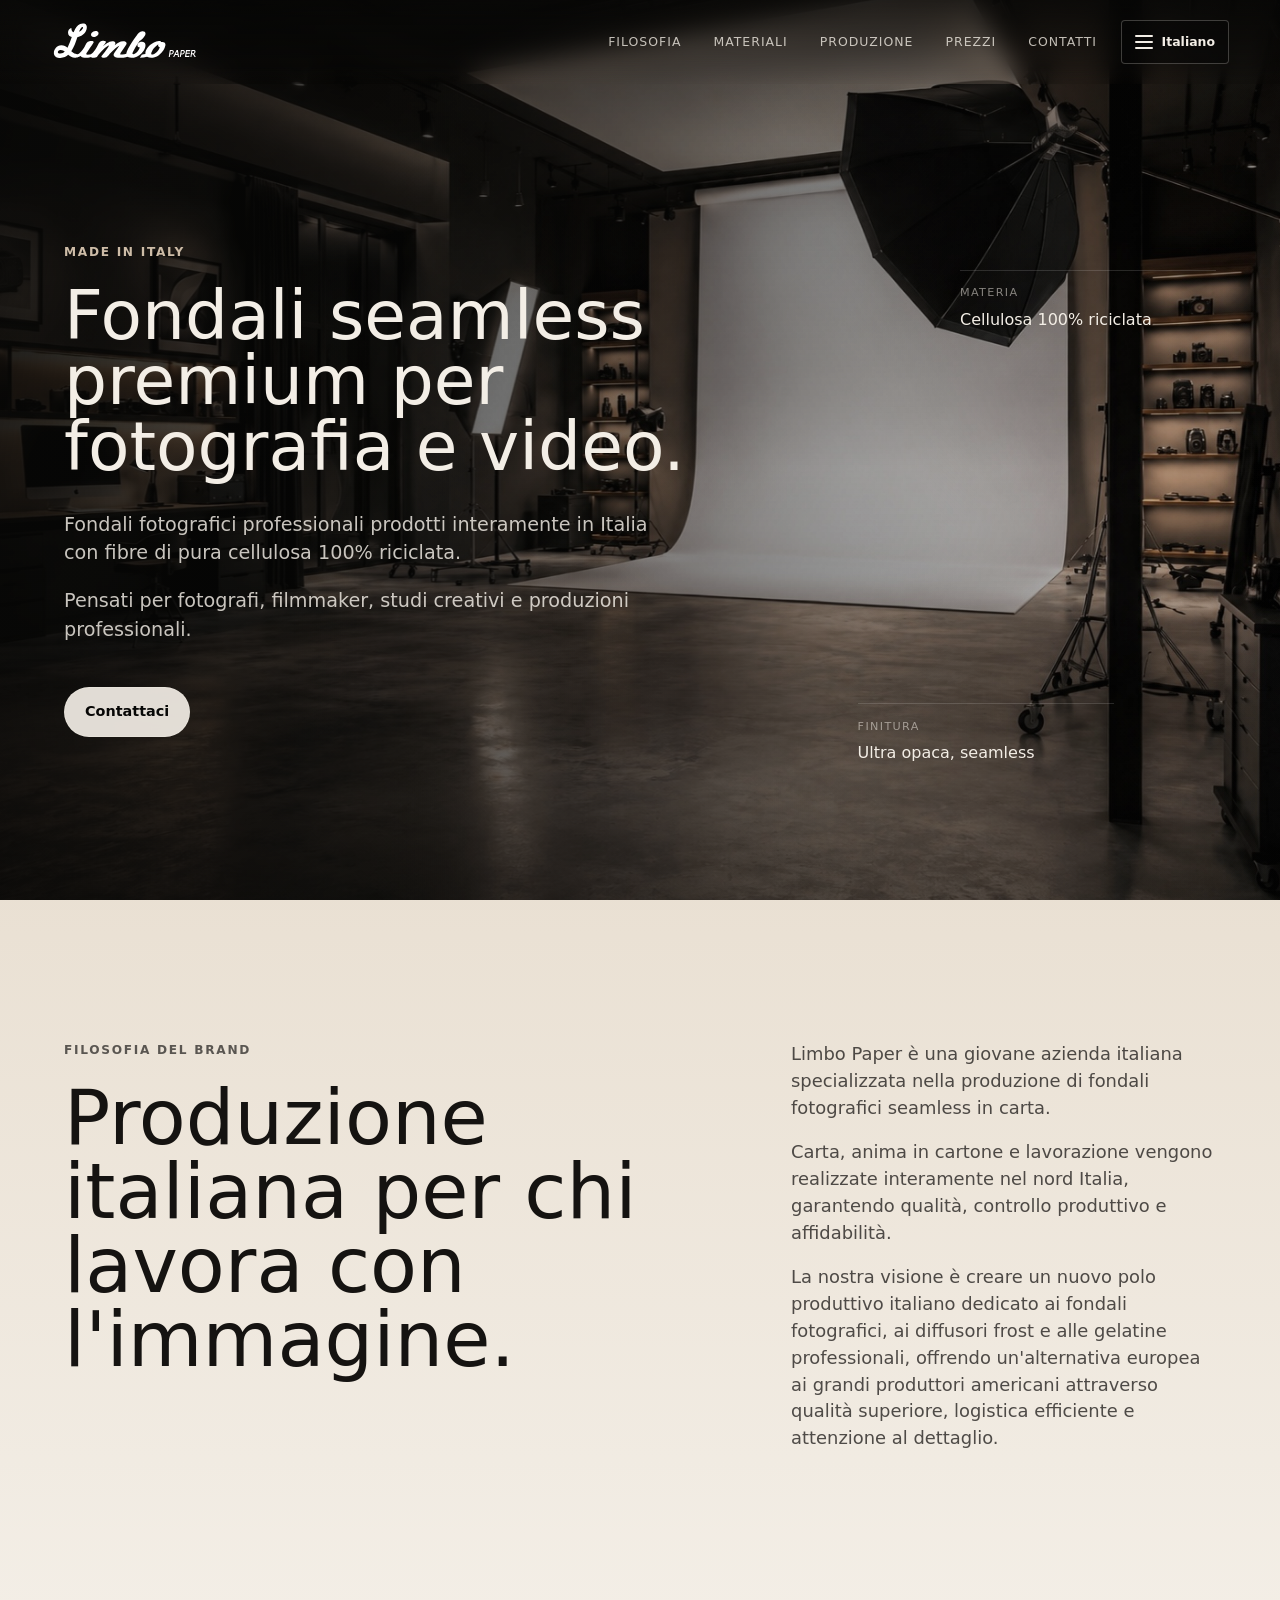
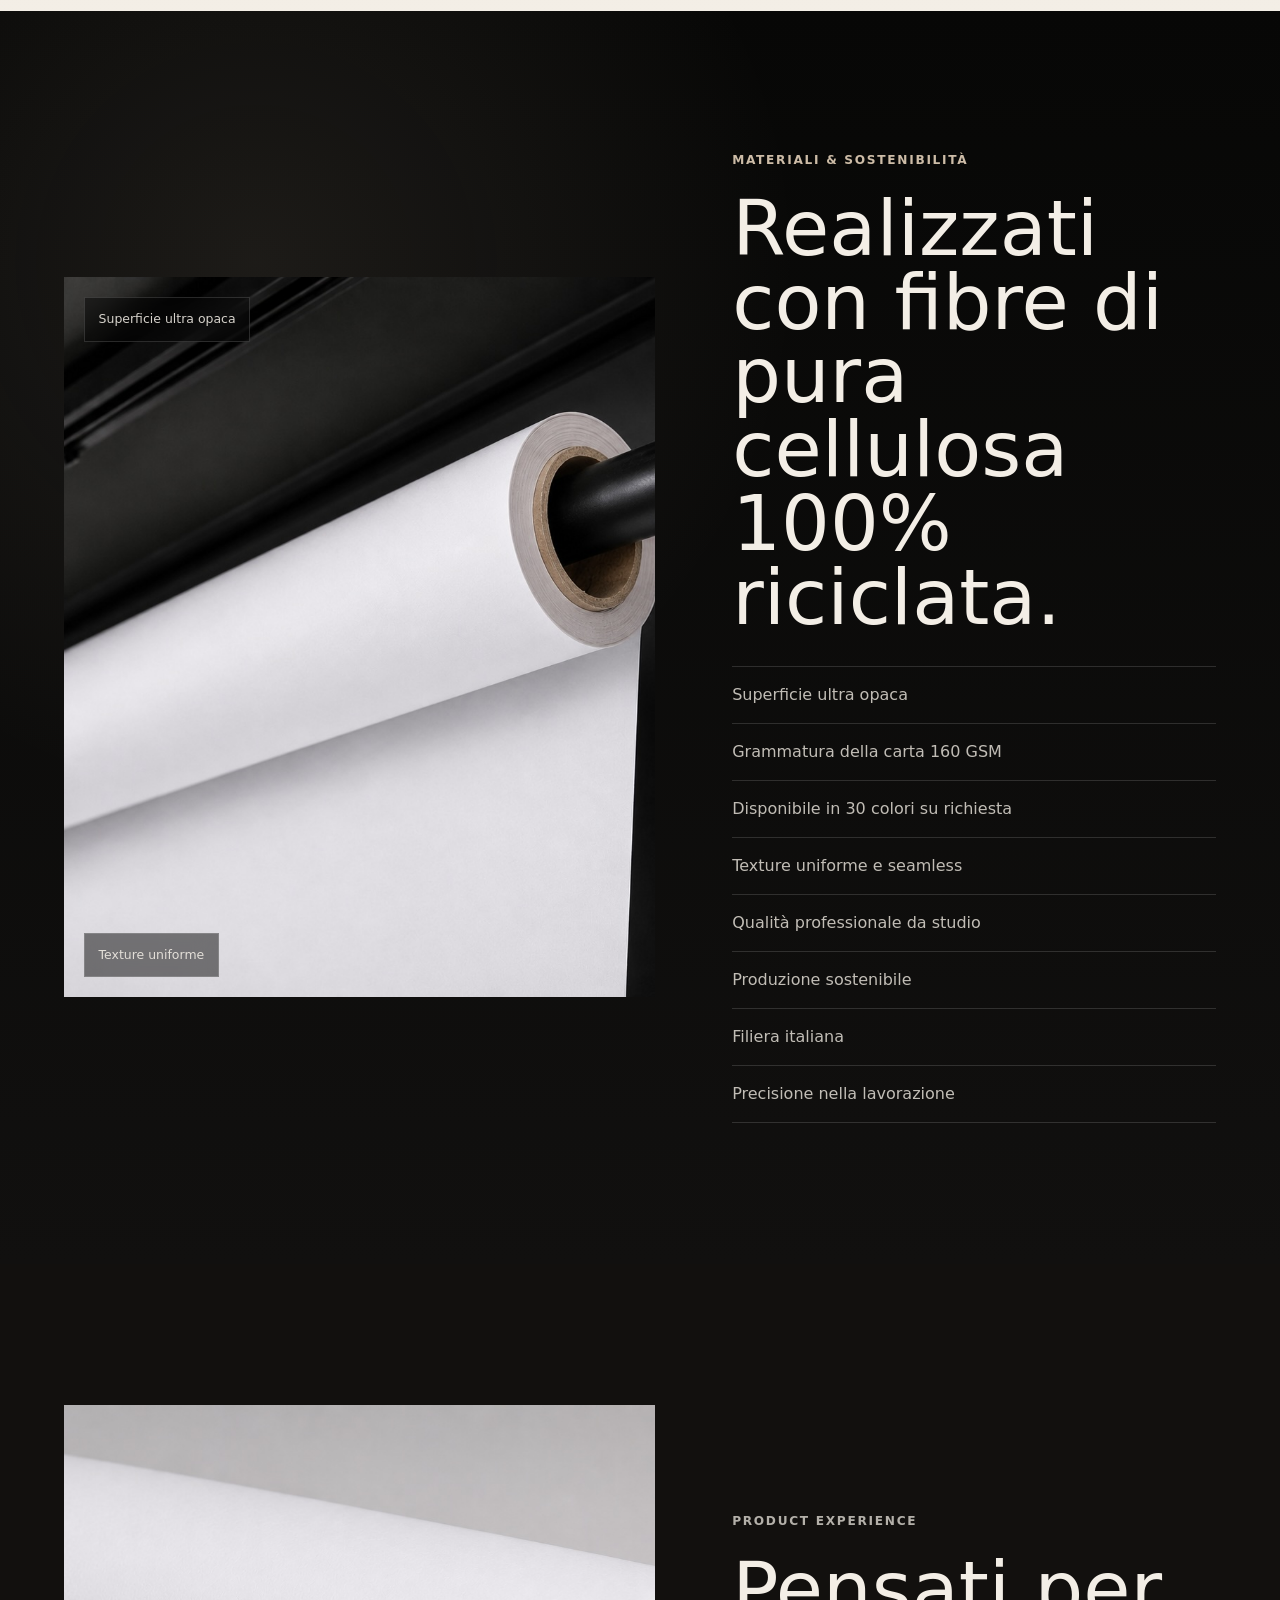
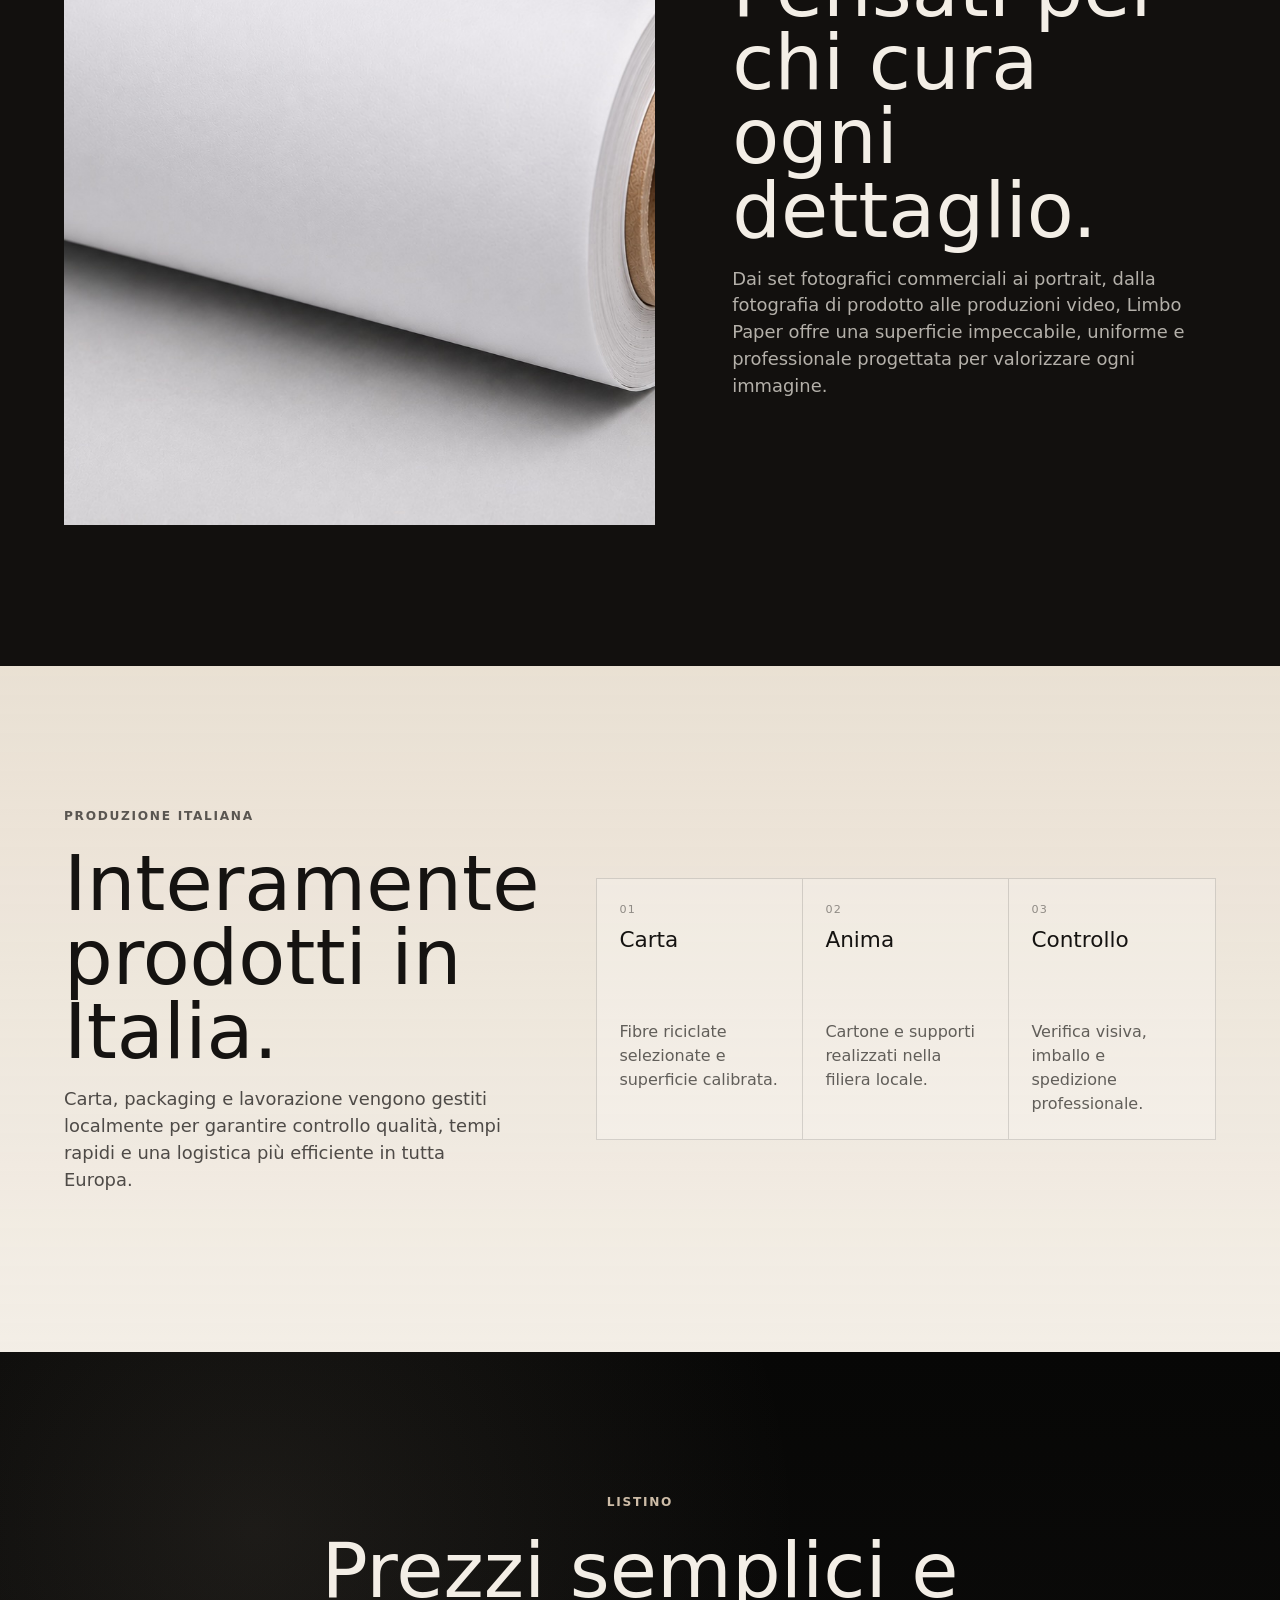
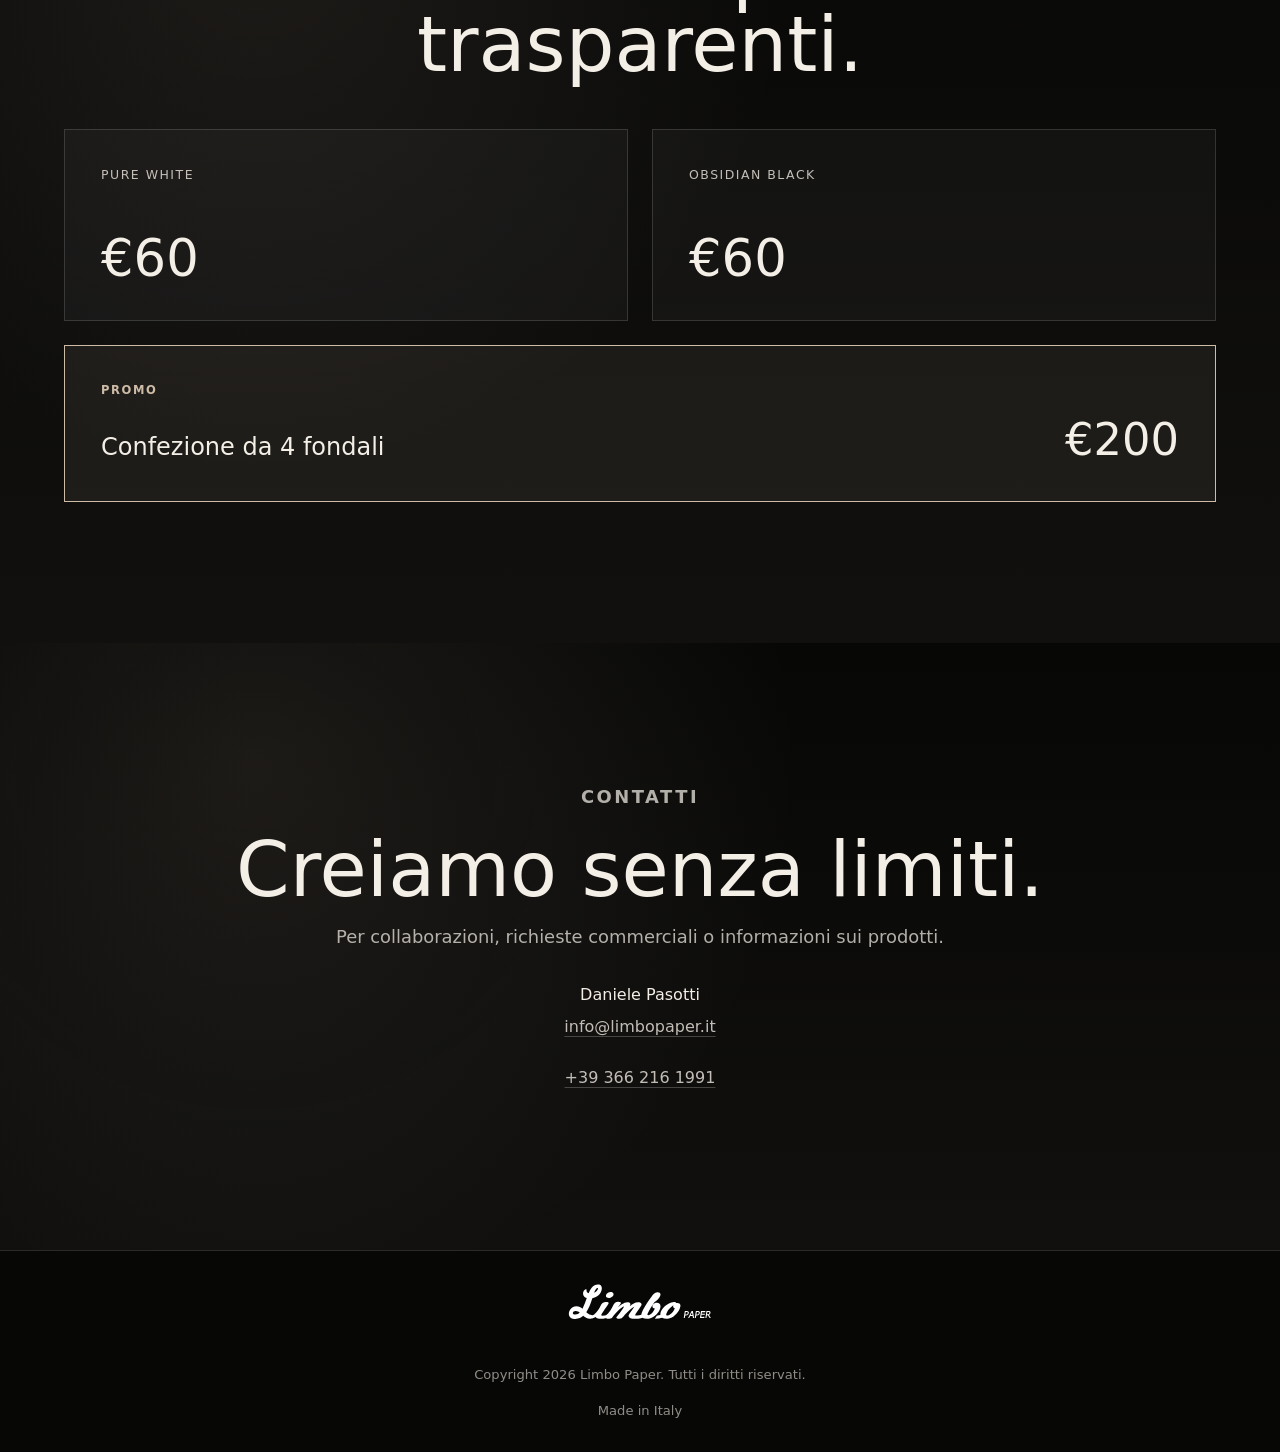
<file: it/index.html>
<!doctype html>
<html lang="it">
  <head>
    <meta charset="utf-8" />
    <meta name="viewport" content="width=device-width, initial-scale=1" />
    <meta name="description" content="Limbo Paper produce fondali fotografici seamless premium in carta riciclata, interamente realizzati in Italia." />
    <link rel="canonical" href="https://limbopaper.it/it/" />
    <link rel="alternate" hreflang="it" href="https://limbopaper.it/it/" />
    <link rel="alternate" hreflang="en" href="https://limbopaper.it/en/" />
    <link rel="alternate" hreflang="es" href="https://limbopaper.it/es/" />
    <link rel="alternate" hreflang="zh-Hans" href="https://limbopaper.it/zh/" />
    <link rel="alternate" hreflang="x-default" href="https://limbopaper.it/it/" />
    <meta property="og:site_name" content="Limbo Paper" />
    <meta property="og:type" content="website" />
    <meta property="og:url" content="https://limbopaper.it/it/" />
    <meta property="og:locale" content="it_IT" />
    <meta property="og:locale:alternate" content="en_GB" />
    <meta property="og:locale:alternate" content="es_ES" />
    <meta property="og:locale:alternate" content="zh_CN" />
    <meta property="og:title" content="Limbo Paper | Fondali seamless premium" />
    <meta property="og:description" content="Fondali fotografici professionali prodotti interamente in Italia con fibre di pura cellulosa 100% riciclata." />
    <meta property="og:image" content="https://limbopaper.it/assets/social-preview.jpg" />
    <meta property="og:image:width" content="1200" />
    <meta property="og:image:height" content="630" />
    <meta property="og:image:alt" content="Studio fotografico con fondale Limbo Paper" />
    <meta name="twitter:card" content="summary_large_image" />
    <meta name="twitter:title" content="Limbo Paper | Fondali seamless premium" />
    <meta name="twitter:description" content="Fondali fotografici professionali prodotti interamente in Italia con fibre di pura cellulosa 100% riciclata." />
    <meta name="twitter:image" content="https://limbopaper.it/assets/social-preview.jpg" />
    <title>Limbo Paper | Fondali seamless premium</title>
    <script type="application/ld+json">{"@context":"https://schema.org","@type":"Organization","name":"Limbo Paper","url":"https://limbopaper.it/it/","logo":"https://limbopaper.it/assets/limbo-paper-logo.svg","email":"info@limbopaper.it","telephone":"+39 366 216 1991","inLanguage":"it"}</script>
    <link rel="icon" href="/assets/favicon.svg" type="image/svg+xml" />
    <link rel="preload" as="image" href="/assets/studio-hero.png" />
    <link rel="stylesheet" href="/styles.css" />
  </head>
  <body>
    <a class="skip-link" href="#main">Vai al contenuto</a>

    <header class="site-header" aria-label="Navigazione principale">
      <a class="brand" href="/it/#top" aria-label="Limbo Paper home">
        <img src="/assets/limbo-paper-logo.svg" alt="Limbo Paper" />
      </a>
      <div class="nav-group">
        <nav class="nav-links" aria-label="Sezioni">
          <a href="#filosofia">Filosofia</a>
        <a href="#materiali">Materiali</a>
        <a href="#produzione">Produzione</a>
        <a href="#prezzi">Prezzi</a>
        <a href="#contatti">Contatti</a>
        </nav>
        <details class="language-switcher" aria-label="Seleziona lingua">
        <summary aria-label="Seleziona lingua">
          <span class="language-menu-icon" aria-hidden="true"><span></span><span></span><span></span></span>
          <span class="language-menu-current">Italiano</span>
        </summary>
        <ul>
          <li><a href="/it/" lang="it" hreflang="it" data-language-link aria-current="true" aria-label="Italiano (Lingua attiva)">Italiano</a></li>
          <li><a href="/en/" lang="en" hreflang="en" data-language-link aria-label="English">English</a></li>
          <li><a href="/es/" lang="es" hreflang="es" data-language-link aria-label="Español">Español</a></li>
          <li><a href="/zh/" lang="zh-Hans" hreflang="zh-Hans" data-language-link aria-label="简体中文">简体中文</a></li>
        </ul>
      </details>
      </div>
    </header>

    <main id="main">
      <section class="hero" id="top" aria-labelledby="hero-title">
        <div class="hero-media" aria-hidden="true">
          <img src="/assets/studio-hero.png" alt="" />
        </div>
        <div class="hero-shade" aria-hidden="true"></div>
        <div class="hero-content reveal">
          <p class="eyebrow">Made in Italy</p>
          <h1 id="hero-title">Fondali seamless premium per fotografia e video.</h1>
          <div class="hero-copy">
            <p>Fondali fotografici professionali prodotti interamente in Italia con fibre di pura cellulosa 100% riciclata.</p>
            <p>Pensati per fotografi, filmmaker, studi creativi e produzioni professionali.</p>
          </div>
          <a class="primary-cta" href="mailto:info@limbopaper.it">Contattaci</a>
        </div>

        <aside class="floating-spec spec-one reveal" aria-label="Specifiche materiale">
          <span>Materia</span>
          <strong>Cellulosa 100% riciclata</strong>
        </aside>
        <aside class="floating-spec spec-two reveal" aria-label="Dettaglio superficie">
          <span>Finitura</span>
          <strong>Ultra opaca, seamless</strong>
        </aside>
      </section>

      <section class="editorial-section light-section" id="filosofia" aria-labelledby="filosofia-title">
        <div class="editorial-grid">
          <div class="editorial-heading reveal">
            <p class="section-kicker">Filosofia del brand</p>
            <h2 id="filosofia-title">Produzione italiana per chi lavora con l'immagine.</h2>
          </div>
          <div class="rich-copy reveal">
            <p>Limbo Paper è una giovane azienda italiana specializzata nella produzione di fondali fotografici seamless in carta.</p>
            <p>Carta, anima in cartone e lavorazione vengono realizzate interamente nel nord Italia, garantendo qualità, controllo produttivo e affidabilità.</p>
            <p>La nostra visione è creare un nuovo polo produttivo italiano dedicato ai fondali fotografici, ai diffusori frost e alle gelatine professionali, offrendo un'alternativa europea ai grandi produttori americani attraverso qualità superiore, logistica efficiente e attenzione al dettaglio.</p>
          </div>
        </div>
      </section>

      <section class="material-section dark-section" id="materiali" aria-labelledby="materiali-title">
        <div class="split-layout">
          <div class="image-stage reveal">
            <img src="/assets/paper-roll-close.jpg" alt="Macro del rotolo di carta Limbo Paper con superficie opaca" />
            <div class="annotation annotation-top">Superficie ultra opaca</div>
            <div class="annotation annotation-bottom">Texture uniforme</div>
          </div>
          <div class="section-copy reveal">
            <p class="eyebrow">Materiali &amp; sostenibilità</p>
            <h2 id="materiali-title">Realizzati con fibre di pura cellulosa 100% riciclata.</h2>
            <ul class="feature-list">
              <li>Superficie ultra opaca</li>
              <li>Grammatura della carta 160 GSM</li>
              <li>Disponibile in 30 colori su richiesta</li>
              <li>Texture uniforme e seamless</li>
              <li>Qualità professionale da studio</li>
              <li>Produzione sostenibile</li>
              <li>Filiera italiana</li>
              <li>Precisione nella lavorazione</li>
            </ul>
          </div>
        </div>
      </section>

      <section class="product-section" aria-labelledby="product-title">
        <div class="product-media reveal">
          <img src="/assets/paper-roll-edge.jpg" alt="Dettaglio dell'anima e dei bordi del rotolo di carta" />
        </div>
        <div class="product-copy reveal">
          <p class="eyebrow">Product experience</p>
          <h2 id="product-title">Pensati per chi cura ogni dettaglio.</h2>
          <p>Dai set fotografici commerciali ai portrait, dalla fotografia di prodotto alle produzioni video, Limbo Paper offre una superficie impeccabile, uniforme e professionale progettata per valorizzare ogni immagine.</p>
        </div>
      </section>

      <section class="production-section light-section" id="produzione" aria-labelledby="produzione-title">
        <div class="production-copy reveal">
          <p class="eyebrow">Produzione italiana</p>
          <h2 id="produzione-title">Interamente prodotti in Italia.</h2>
          <p>Carta, packaging e lavorazione vengono gestiti localmente per garantire controllo qualità, tempi rapidi e una logistica più efficiente in tutta Europa.</p>
        </div>
        <div class="process-panel reveal" aria-label="Processo produttivo">
          <div>
            <span>01</span>
            <strong>Carta</strong>
            <p>Fibre riciclate selezionate e superficie calibrata.</p>
          </div>
          <div>
            <span>02</span>
            <strong>Anima</strong>
            <p>Cartone e supporti realizzati nella filiera locale.</p>
          </div>
          <div>
            <span>03</span>
            <strong>Controllo</strong>
            <p>Verifica visiva, imballo e spedizione professionale.</p>
          </div>
        </div>
      </section>

      <section class="pricing-section dark-section" id="prezzi" aria-labelledby="pricing-title">
        <div class="pricing-inner reveal">
          <p class="eyebrow">Listino</p>
          <h2 id="pricing-title">Prezzi semplici e trasparenti.</h2>
          <div class="pricing-grid">
            <div class="price-card">
              <span class="price-name">Pure White</span>
              <strong class="price-value">€60</strong>
            </div>
            <div class="price-card">
              <span class="price-name">Obsidian Black</span>
              <strong class="price-value">€60</strong>
            </div>
          </div>
          <div class="promo-card">
            <span class="promo-label">Promo</span>
            <strong class="promo-name">Confezione da 4 fondali</strong>
            <span class="promo-value">€200</span>
          </div>
        </div>
      </section>

      <section class="contact-section dark-section" id="contatti" aria-labelledby="contact-title">
        <div class="contact-inner reveal">
          <p class="eyebrow">Contatti</p>
          <h2 id="contact-title">Creiamo senza limiti.</h2>
          <p>Per collaborazioni, richieste commerciali o informazioni sui prodotti.</p>
          <address>
            <strong>Daniele Pasotti</strong>
            <a href="mailto:info@limbopaper.it">info@limbopaper.it</a>
            <a href="tel:+393662161991">+39 366 216 1991</a>
          </address>
        </div>
      </section>
    </main>

    <footer class="site-footer">
      <div class="footer-brand">
        <img src="/assets/limbo-paper-logo.svg" alt="Limbo Paper" />
        <p>Copyright 2026 Limbo Paper. Tutti i diritti riservati.</p>
        <span>Made in Italy</span>
      </div>
    </footer>

    <script src="/script.js"></script>
  </body>
</html>
</file>
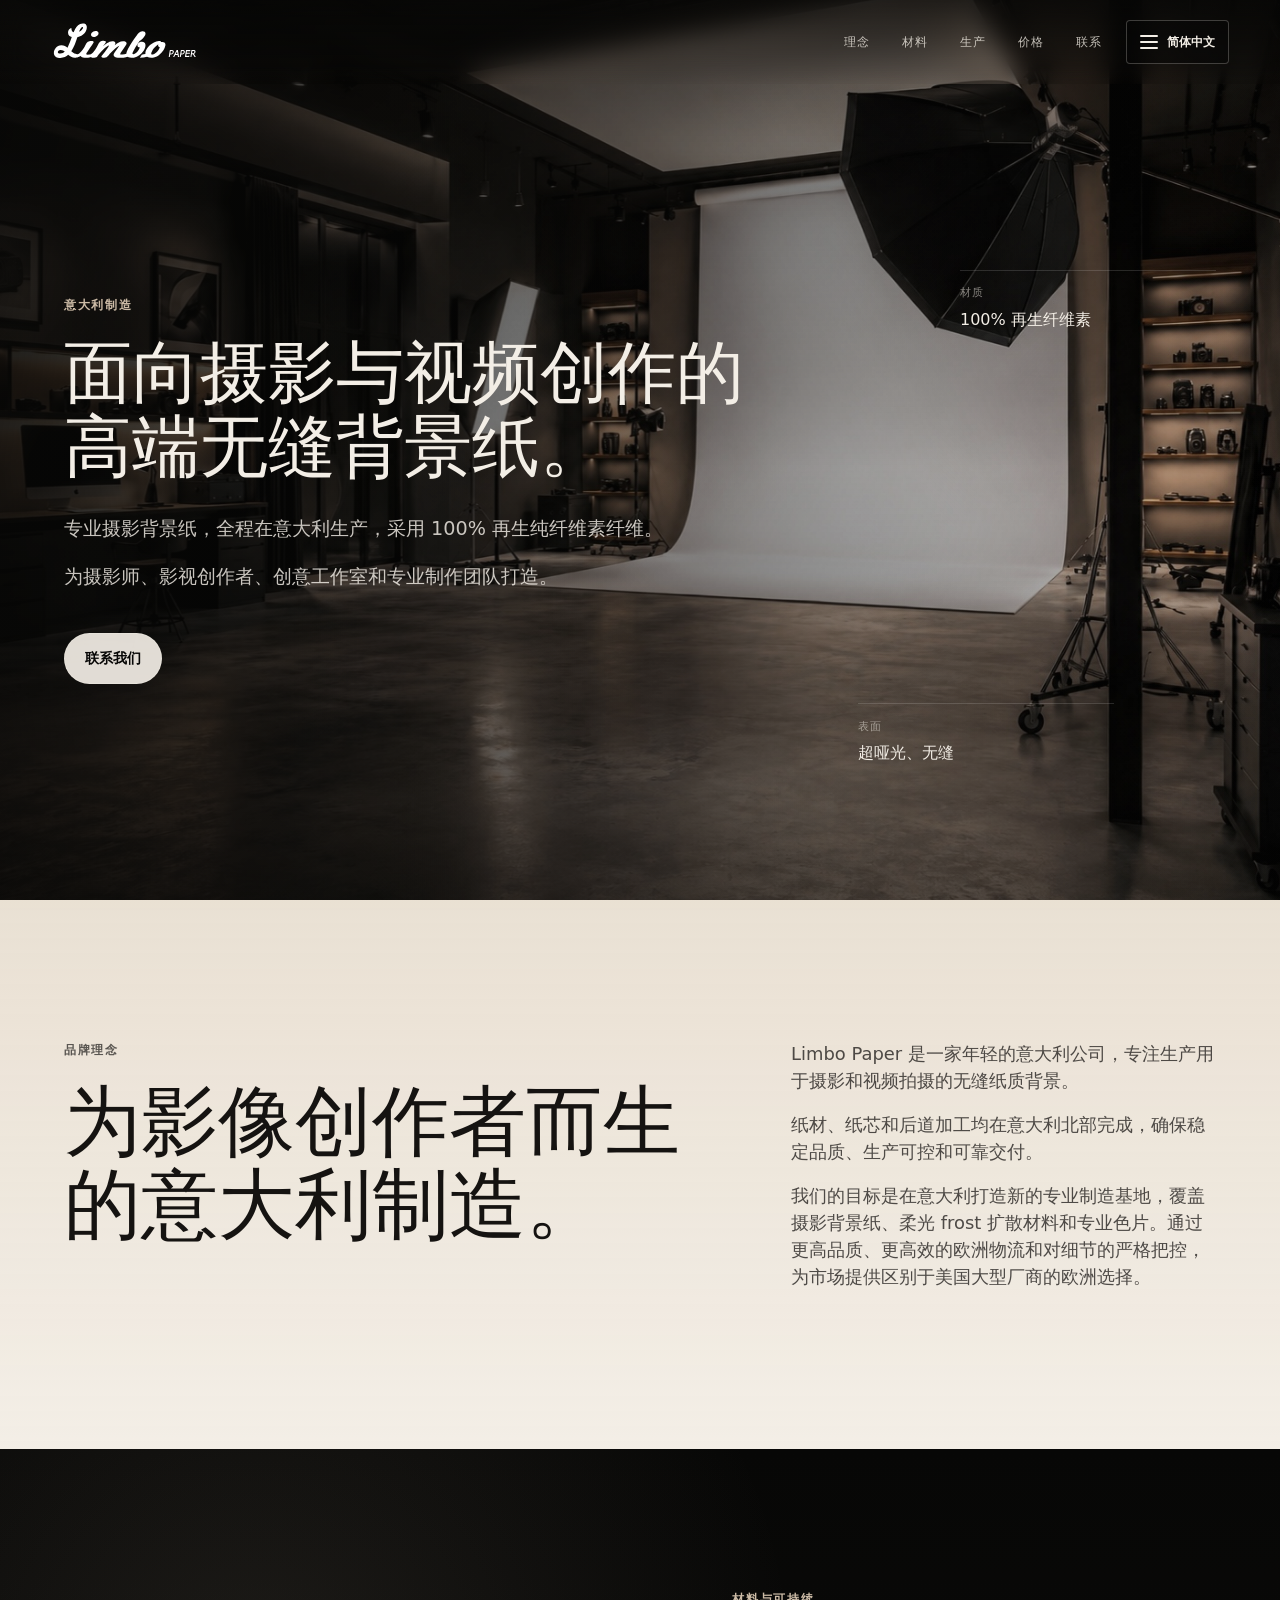
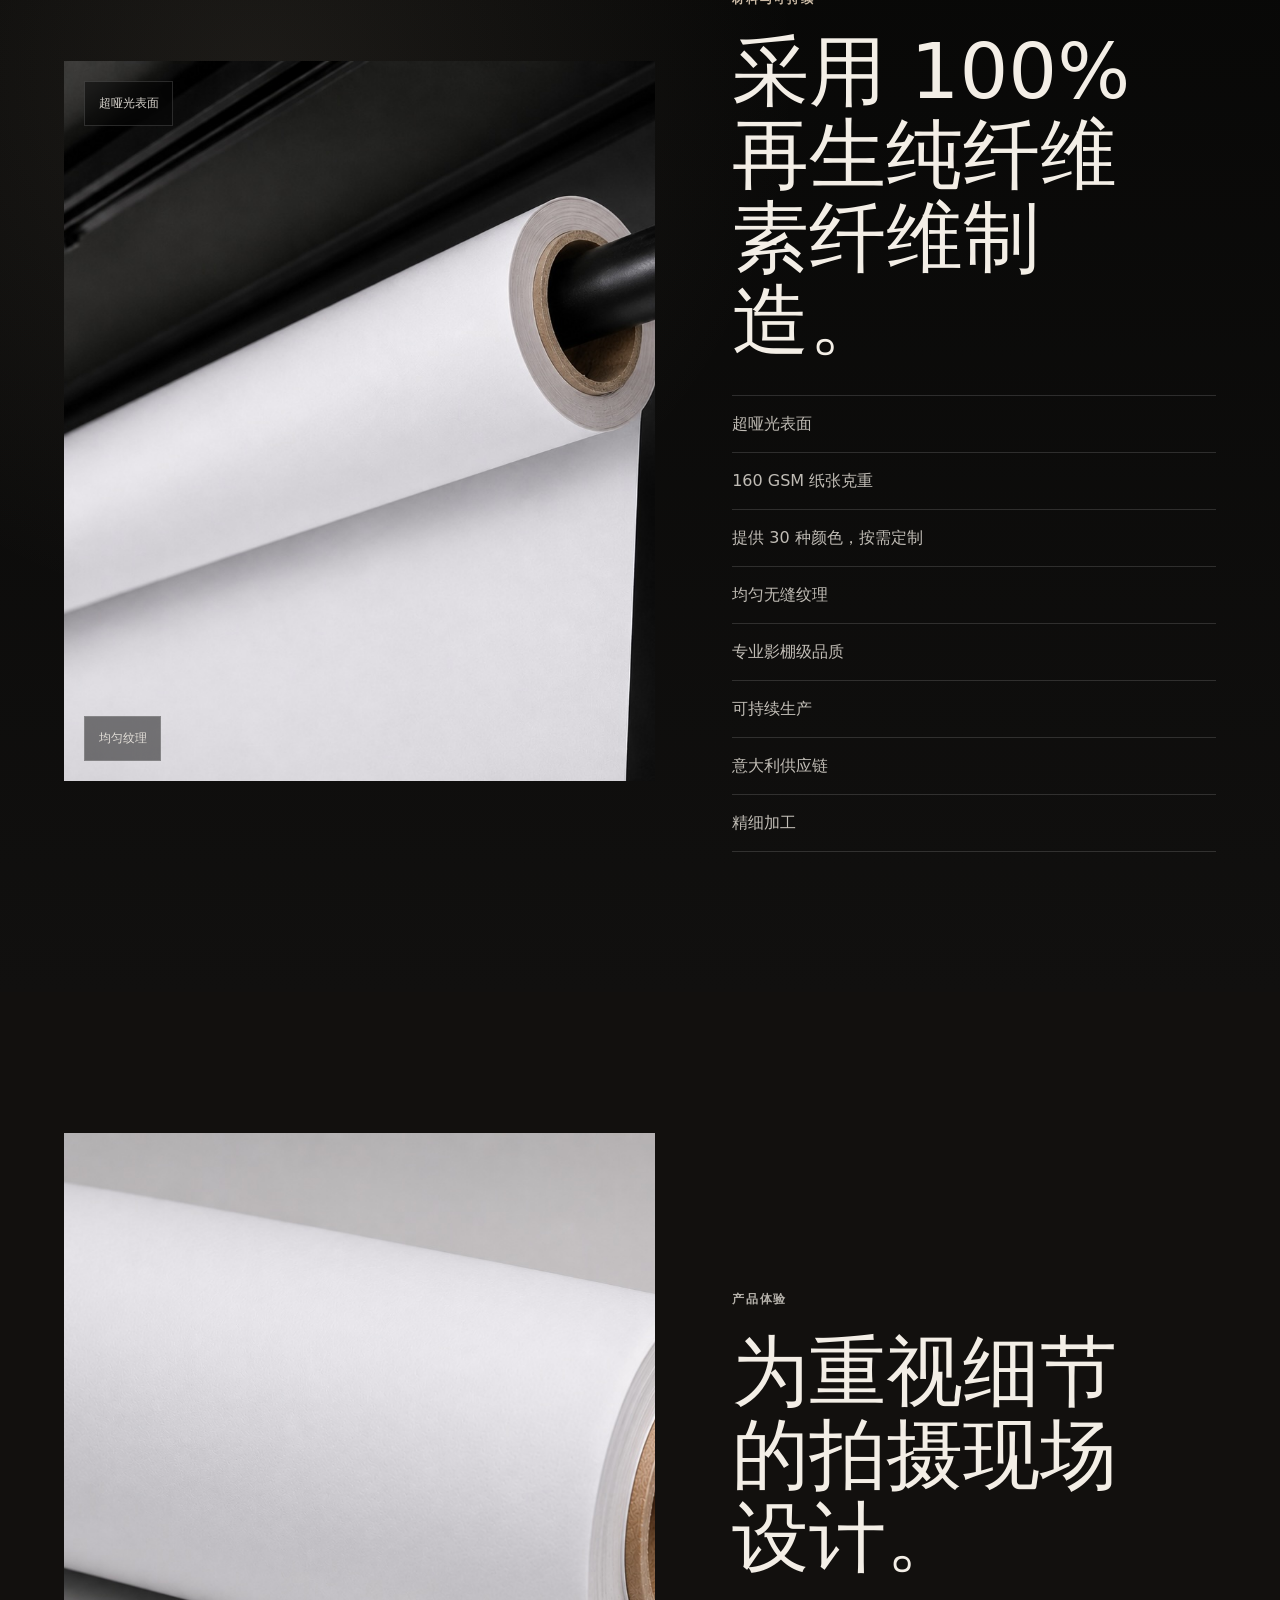
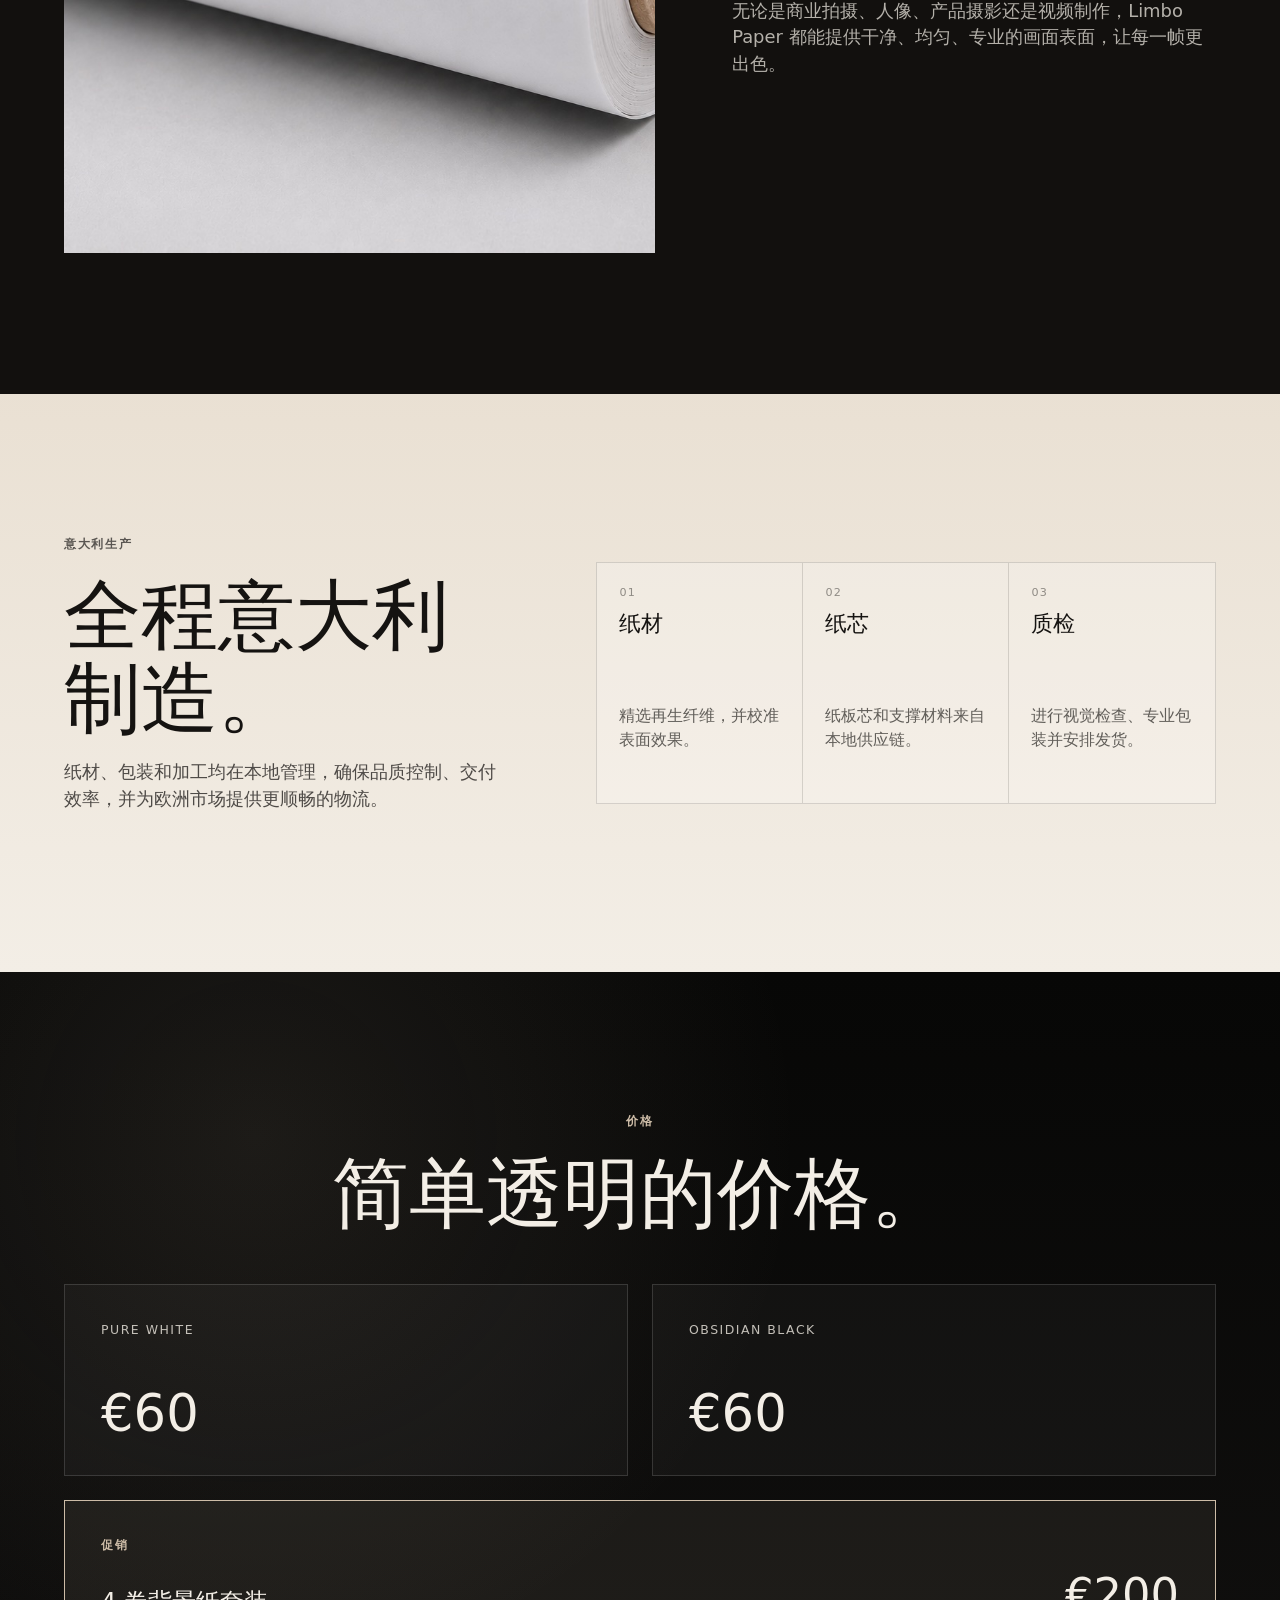
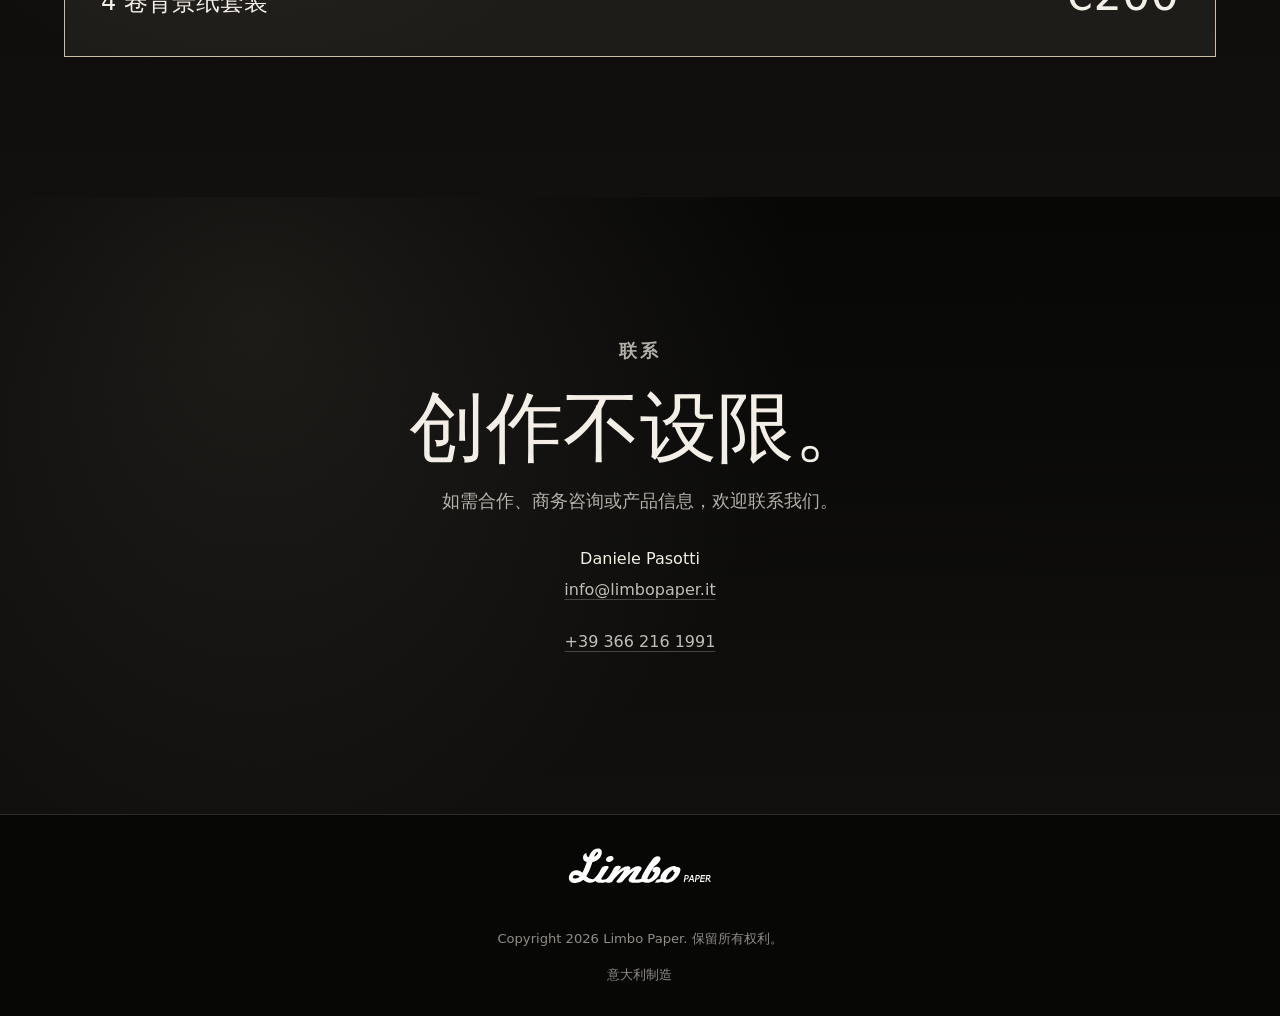
<file: zh/index.html>
<!doctype html>
<html lang="zh-Hans">
  <head>
    <meta charset="utf-8" />
    <meta name="viewport" content="width=device-width, initial-scale=1" />
    <meta name="description" content="Limbo Paper 生产高端无缝摄影背景纸，采用再生纸材，并全程在意大利制造。" />
    <link rel="canonical" href="https://limbopaper.it/zh/" />
    <link rel="alternate" hreflang="it" href="https://limbopaper.it/it/" />
    <link rel="alternate" hreflang="en" href="https://limbopaper.it/en/" />
    <link rel="alternate" hreflang="es" href="https://limbopaper.it/es/" />
    <link rel="alternate" hreflang="zh-Hans" href="https://limbopaper.it/zh/" />
    <link rel="alternate" hreflang="x-default" href="https://limbopaper.it/it/" />
    <meta property="og:site_name" content="Limbo Paper" />
    <meta property="og:type" content="website" />
    <meta property="og:url" content="https://limbopaper.it/zh/" />
    <meta property="og:locale" content="zh_CN" />
    <meta property="og:locale:alternate" content="it_IT" />
    <meta property="og:locale:alternate" content="en_GB" />
    <meta property="og:locale:alternate" content="es_ES" />
    <meta property="og:title" content="Limbo Paper | 高端无缝摄影背景纸" />
    <meta property="og:description" content="专业摄影背景纸，全程意大利制造，采用 100% 再生纯纤维素纤维。" />
    <meta property="og:image" content="https://limbopaper.it/assets/social-preview.jpg" />
    <meta property="og:image:width" content="1200" />
    <meta property="og:image:height" content="630" />
    <meta property="og:image:alt" content="使用 Limbo Paper 背景纸的摄影棚" />
    <meta name="twitter:card" content="summary_large_image" />
    <meta name="twitter:title" content="Limbo Paper | 高端无缝摄影背景纸" />
    <meta name="twitter:description" content="专业摄影背景纸，全程意大利制造，采用 100% 再生纯纤维素纤维。" />
    <meta name="twitter:image" content="https://limbopaper.it/assets/social-preview.jpg" />
    <title>Limbo Paper | 高端无缝摄影背景纸</title>
    <script type="application/ld+json">{"@context":"https://schema.org","@type":"Organization","name":"Limbo Paper","url":"https://limbopaper.it/zh/","logo":"https://limbopaper.it/assets/limbo-paper-logo.svg","email":"info@limbopaper.it","telephone":"+39 366 216 1991","inLanguage":"zh-Hans"}</script>
    <link rel="icon" href="/assets/favicon.svg" type="image/svg+xml" />
    <link rel="preload" as="image" href="/assets/studio-hero.png" />
    <link rel="stylesheet" href="/styles.css" />
  </head>
  <body>
    <a class="skip-link" href="#main">跳到主要内容</a>

    <header class="site-header" aria-label="主导航">
      <a class="brand" href="/zh/#top" aria-label="Limbo Paper 首页">
        <img src="/assets/limbo-paper-logo.svg" alt="Limbo Paper" />
      </a>
      <div class="nav-group">
        <nav class="nav-links" aria-label="页面栏目">
          <a href="#filosofia">理念</a>
        <a href="#materiali">材料</a>
        <a href="#produzione">生产</a>
        <a href="#prezzi">价格</a>
        <a href="#contatti">联系</a>
        </nav>
        <details class="language-switcher" aria-label="选择语言">
        <summary aria-label="选择语言">
          <span class="language-menu-icon" aria-hidden="true"><span></span><span></span><span></span></span>
          <span class="language-menu-current">简体中文</span>
        </summary>
        <ul>
          <li><a href="/it/" lang="it" hreflang="it" data-language-link aria-label="Italiano">Italiano</a></li>
          <li><a href="/en/" lang="en" hreflang="en" data-language-link aria-label="English">English</a></li>
          <li><a href="/es/" lang="es" hreflang="es" data-language-link aria-label="Español">Español</a></li>
          <li><a href="/zh/" lang="zh-Hans" hreflang="zh-Hans" data-language-link aria-current="true" aria-label="简体中文 (当前语言)">简体中文</a></li>
        </ul>
      </details>
      </div>
    </header>

    <main id="main">
      <section class="hero" id="top" aria-labelledby="hero-title">
        <div class="hero-media" aria-hidden="true">
          <img src="/assets/studio-hero.png" alt="" />
        </div>
        <div class="hero-shade" aria-hidden="true"></div>
        <div class="hero-content reveal">
          <p class="eyebrow">意大利制造</p>
          <h1 id="hero-title">面向摄影与视频创作的高端无缝背景纸。</h1>
          <div class="hero-copy">
            <p>专业摄影背景纸，全程在意大利生产，采用 100% 再生纯纤维素纤维。</p>
            <p>为摄影师、影视创作者、创意工作室和专业制作团队打造。</p>
          </div>
          <a class="primary-cta" href="mailto:info@limbopaper.it">联系我们</a>
        </div>

        <aside class="floating-spec spec-one reveal" aria-label="材料规格">
          <span>材质</span>
          <strong>100% 再生纤维素</strong>
        </aside>
        <aside class="floating-spec spec-two reveal" aria-label="表面细节">
          <span>表面</span>
          <strong>超哑光、无缝</strong>
        </aside>
      </section>

      <section class="editorial-section light-section" id="filosofia" aria-labelledby="filosofia-title">
        <div class="editorial-grid">
          <div class="editorial-heading reveal">
            <p class="section-kicker">品牌理念</p>
            <h2 id="filosofia-title">为影像创作者而生的意大利制造。</h2>
          </div>
          <div class="rich-copy reveal">
            <p>Limbo Paper 是一家年轻的意大利公司，专注生产用于摄影和视频拍摄的无缝纸质背景。</p>
            <p>纸材、纸芯和后道加工均在意大利北部完成，确保稳定品质、生产可控和可靠交付。</p>
            <p>我们的目标是在意大利打造新的专业制造基地，覆盖摄影背景纸、柔光 frost 扩散材料和专业色片。通过更高品质、更高效的欧洲物流和对细节的严格把控，为市场提供区别于美国大型厂商的欧洲选择。</p>
          </div>
        </div>
      </section>

      <section class="material-section dark-section" id="materiali" aria-labelledby="materiali-title">
        <div class="split-layout">
          <div class="image-stage reveal">
            <img src="/assets/paper-roll-close.jpg" alt="Limbo Paper 背景纸卷的哑光表面特写" />
            <div class="annotation annotation-top">超哑光表面</div>
            <div class="annotation annotation-bottom">均匀纹理</div>
          </div>
          <div class="section-copy reveal">
            <p class="eyebrow">材料与可持续</p>
            <h2 id="materiali-title">采用 100% 再生纯纤维素纤维制造。</h2>
            <ul class="feature-list">
              <li>超哑光表面</li>
              <li>160 GSM 纸张克重</li>
              <li>提供 30 种颜色，按需定制</li>
              <li>均匀无缝纹理</li>
              <li>专业影棚级品质</li>
              <li>可持续生产</li>
              <li>意大利供应链</li>
              <li>精细加工</li>
            </ul>
          </div>
        </div>
      </section>

      <section class="product-section" aria-labelledby="product-title">
        <div class="product-media reveal">
          <img src="/assets/paper-roll-edge.jpg" alt="背景纸卷纸芯和边缘细节" />
        </div>
        <div class="product-copy reveal">
          <p class="eyebrow">产品体验</p>
          <h2 id="product-title">为重视细节的拍摄现场设计。</h2>
          <p>无论是商业拍摄、人像、产品摄影还是视频制作，Limbo Paper 都能提供干净、均匀、专业的画面表面，让每一帧更出色。</p>
        </div>
      </section>

      <section class="production-section light-section" id="produzione" aria-labelledby="produzione-title">
        <div class="production-copy reveal">
          <p class="eyebrow">意大利生产</p>
          <h2 id="produzione-title">全程意大利制造。</h2>
          <p>纸材、包装和加工均在本地管理，确保品质控制、交付效率，并为欧洲市场提供更顺畅的物流。</p>
        </div>
        <div class="process-panel reveal" aria-label="生产流程">
          <div>
            <span>01</span>
            <strong>纸材</strong>
            <p>精选再生纤维，并校准表面效果。</p>
          </div>
          <div>
            <span>02</span>
            <strong>纸芯</strong>
            <p>纸板芯和支撑材料来自本地供应链。</p>
          </div>
          <div>
            <span>03</span>
            <strong>质检</strong>
            <p>进行视觉检查、专业包装并安排发货。</p>
          </div>
        </div>
      </section>

      <section class="pricing-section dark-section" id="prezzi" aria-labelledby="pricing-title">
        <div class="pricing-inner reveal">
          <p class="eyebrow">价格</p>
          <h2 id="pricing-title">简单透明的价格。</h2>
          <div class="pricing-grid">
            <div class="price-card">
              <span class="price-name">Pure White</span>
              <strong class="price-value">€60</strong>
            </div>
            <div class="price-card">
              <span class="price-name">Obsidian Black</span>
              <strong class="price-value">€60</strong>
            </div>
          </div>
          <div class="promo-card">
            <span class="promo-label">促销</span>
            <strong class="promo-name">4 卷背景纸套装</strong>
            <span class="promo-value">€200</span>
          </div>
        </div>
      </section>

      <section class="contact-section dark-section" id="contatti" aria-labelledby="contact-title">
        <div class="contact-inner reveal">
          <p class="eyebrow">联系</p>
          <h2 id="contact-title">创作不设限。</h2>
          <p>如需合作、商务咨询或产品信息，欢迎联系我们。</p>
          <address>
            <strong>Daniele Pasotti</strong>
            <a href="mailto:info@limbopaper.it">info@limbopaper.it</a>
            <a href="tel:+393662161991">+39 366 216 1991</a>
          </address>
        </div>
      </section>
    </main>

    <footer class="site-footer">
      <div class="footer-brand">
        <img src="/assets/limbo-paper-logo.svg" alt="Limbo Paper" />
        <p>Copyright 2026 Limbo Paper. 保留所有权利。</p>
        <span>意大利制造</span>
      </div>
    </footer>

    <script src="/script.js"></script>
  </body>
</html>
</file>
<file: styles.css>
:root {
  --black: #070706;
  --ink: #151311;
  --charcoal: #24211e;
  --stone: #6e675f;
  --paper: #f3eee6;
  --paper-soft: #e8ded0;
  --warm: #cdbca7;
  --line-dark: rgba(255, 255, 255, 0.14);
  --line-light: rgba(20, 18, 16, 0.14);
  --max: 1180px;
  color-scheme: dark;
  font-family:
    Inter, ui-sans-serif, system-ui, -apple-system, BlinkMacSystemFont, "Segoe UI",
    sans-serif;
}

* {
  box-sizing: border-box;
}

html {
  scroll-behavior: smooth;
  background: var(--black);
}

body {
  margin: 0;
  min-width: 320px;
  color: var(--paper);
  background:
    radial-gradient(circle at 80% 0%, rgba(205, 188, 167, 0.14), transparent 32rem),
    var(--black);
  font-size: 16px;
  line-height: 1.5;
  letter-spacing: 0;
}

html:lang(zh-Hans) body {
  font-family:
    Inter, "Noto Sans SC", "PingFang SC", "Microsoft YaHei", ui-sans-serif,
    system-ui, sans-serif;
}

html:lang(zh-Hans) h1,
html:lang(zh-Hans) h2 {
  line-height: 1.08;
}

img {
  display: block;
  max-width: 100%;
}

a {
  color: inherit;
  text-decoration: none;
}

a:focus-visible,
button:focus-visible {
  outline: 2px solid var(--paper);
  outline-offset: 4px;
}

.skip-link {
  position: fixed;
  left: 1rem;
  top: 1rem;
  z-index: 50;
  transform: translateY(-160%);
  border: 1px solid var(--line-dark);
  border-radius: 999px;
  background: var(--paper);
  color: var(--black);
  padding: 0.7rem 1rem;
  transition: transform 180ms ease;
}

.skip-link:focus {
  transform: translateY(0);
}

.site-header {
  position: fixed;
  inset: 0 0 auto;
  z-index: 20;
  display: flex;
  align-items: center;
  justify-content: space-between;
  gap: 2rem;
  padding: 1.25rem clamp(1.25rem, 4vw, 4rem);
  background: linear-gradient(180deg, rgba(7, 7, 6, 0.72), rgba(7, 7, 6, 0));
  backdrop-filter: blur(12px);
}

.brand {
  display: inline-flex;
  align-items: center;
  min-height: 44px;
}

.brand img,
.site-footer img {
  width: 148px;
  filter: invert(1);
}

.nav-links {
  display: flex;
  align-items: center;
  gap: clamp(1rem, 2.5vw, 2rem);
  color: rgba(243, 238, 230, 0.78);
  font-size: 0.78rem;
  letter-spacing: 0.08em;
  text-transform: uppercase;
}

.nav-group {
  display: flex;
  align-items: center;
  gap: clamp(1rem, 2vw, 1.5rem);
}

.nav-links a {
  min-height: 44px;
  display: inline-flex;
  align-items: center;
  transition: color 180ms ease;
}

.nav-links a:hover {
  color: var(--paper);
}

.language-switcher {
  display: inline-block;
  position: relative;
}

.language-switcher summary {
  display: inline-flex;
  align-items: center;
  justify-content: center;
  gap: 0.55rem;
  min-height: 44px;
  border: 1px solid rgba(243, 238, 230, 0.24);
  border-radius: 0.25rem;
  background: rgba(7, 7, 6, 0.5);
  color: var(--paper);
  padding: 0.55rem 0.8rem;
  cursor: pointer;
  list-style: none;
  transition:
    background 180ms ease,
    border-color 180ms ease;
}

.language-switcher summary::-webkit-details-marker {
  display: none;
}

.language-switcher summary:hover {
  background: rgba(7, 7, 6, 0.72);
  border-color: rgba(243, 238, 230, 0.42);
}

.language-switcher summary:focus-visible {
  outline: 2px solid var(--paper);
  outline-offset: 4px;
}

.language-menu-icon {
  display: inline-flex;
  width: 18px;
  flex-direction: column;
  gap: 4px;
}

.language-menu-icon span {
  display: block;
  height: 2px;
  border-radius: 999px;
  background: currentColor;
}

.language-menu-current {
  font-size: 0.78rem;
  font-weight: 700;
  line-height: 1;
}

.language-switcher ul {
  position: absolute;
  top: calc(100% + 0.5rem);
  right: 0;
  z-index: 30;
  width: 100%;
  min-width: 100%;
  display: grid;
  align-items: stretch;
  gap: 0.25rem;
  margin: 0;
  padding: 0.2rem;
  border: 1px solid rgba(243, 238, 230, 0.2);
  border-radius: 0.25rem;
  background: rgba(7, 7, 6, 0.9);
  box-shadow: 0 18px 42px rgba(0, 0, 0, 0.28);
  overflow: hidden;
  list-style: none;
}

.language-switcher:not([open]) ul {
  display: none;
}

.language-switcher a {
  box-sizing: border-box;
  display: inline-flex;
  align-items: center;
  justify-content: flex-start;
  width: 100%;
  min-width: 0;
  min-height: 44px;
  border-radius: 0.25rem;
  padding: 0.72rem 0.8rem;
  color: rgba(243, 238, 230, 0.72);
  font-size: 0.78rem;
  font-weight: 600;
  line-height: 1;
  white-space: nowrap;
  transition:
    background 180ms ease,
    color 180ms ease;
}

.language-switcher a:hover {
  color: var(--paper);
}

.language-switcher a[aria-current="true"] {
  background: rgba(243, 238, 230, 0.92);
  color: var(--black);
}

.hero {
  position: relative;
  min-height: 100svh;
  display: grid;
  align-items: center;
  overflow: hidden;
  padding: 7rem clamp(1.25rem, 5vw, 5rem) 3rem;
}

.hero-media,
.hero-media img,
.hero-shade {
  position: absolute;
  inset: 0;
}

.hero-media img {
  width: 100%;
  height: 100%;
  object-fit: cover;
  object-position: center;
  transform: scale(1.22);
  animation: studioReveal 34s cubic-bezier(0.16, 1, 0.3, 1) forwards;
  will-change: transform;
}

@keyframes studioReveal {
  from {
    transform: scale(1.22);
  }

  to {
    transform: scale(1.04);
  }
}

.hero-shade {
  background:
    linear-gradient(90deg, rgba(7, 7, 6, 0.88), rgba(7, 7, 6, 0.48) 42%, rgba(7, 7, 6, 0.1)),
    linear-gradient(0deg, rgba(7, 7, 6, 0.38), rgba(7, 7, 6, 0.1) 48%, rgba(7, 7, 6, 0.42));
}

.hero-content {
  position: relative;
  z-index: 2;
  width: min(720px, 100%);
  padding-top: 1rem;
}

.hero-content.reveal {
  transform: translateY(28px);
  transition:
    opacity 1400ms cubic-bezier(0.16, 1, 0.3, 1),
    transform 1400ms cubic-bezier(0.16, 1, 0.3, 1);
}

.eyebrow,
.section-kicker {
  margin: 0 0 1.4rem;
  color: var(--warm);
  font-size: 0.76rem;
  font-weight: 600;
  letter-spacing: 0.14em;
  text-transform: uppercase;
}

.light-section .eyebrow,
.light-section .section-kicker {
  color: rgba(21, 19, 17, 0.68);
}

h1,
h2 {
  margin: 0;
  font-weight: 500;
  line-height: 0.96;
  letter-spacing: 0;
}

h1 {
  max-width: 720px;
  font-size: clamp(3.1rem, 5.3vw, 5.8rem);
}

h2 {
  font-size: clamp(2.8rem, 6vw, 6.7rem);
}

.hero-copy {
  max-width: 610px;
  margin-top: 2rem;
  color: rgba(243, 238, 230, 0.82);
  font-size: clamp(1.06rem, 1.5vw, 1.26rem);
}

.primary-cta {
  display: inline-flex;
  align-items: center;
  justify-content: center;
  min-height: 48px;
  margin-top: 1.4rem;
  border: 1px solid rgba(243, 238, 230, 0.32);
  border-radius: 999px;
  padding: 0.85rem 1.25rem;
  background: rgba(243, 238, 230, 0.92);
  color: var(--black);
  font-size: 0.9rem;
  font-weight: 600;
  transition:
    background 180ms ease,
    transform 180ms ease,
    border-color 180ms ease;
}

.primary-cta:hover {
  background: white;
  border-color: white;
  transform: translateY(-1px);
}

.floating-spec {
  position: absolute;
  z-index: 3;
  width: min(16rem, calc(100vw - 2.5rem));
  border-top: 1px solid var(--line-dark);
  padding-top: 0.9rem;
  color: rgba(243, 238, 230, 0.76);
  font-size: 0.8rem;
}

.floating-spec span,
.process-panel span {
  display: block;
  margin-bottom: 0.35rem;
  color: rgba(243, 238, 230, 0.52);
  font-size: 0.7rem;
  letter-spacing: 0.12em;
  text-transform: uppercase;
}

.floating-spec strong {
  display: block;
  color: var(--paper);
  font-size: 1rem;
  font-weight: 500;
}

.spec-one {
  right: clamp(1.25rem, 5vw, 6rem);
  top: 30%;
}

.spec-two {
  right: clamp(1.25rem, 13vw, 14rem);
  bottom: 15%;
}

@media (max-width: 1050px) {
  .floating-spec {
    display: none;
  }
}

section {
  position: relative;
}

.light-section {
  color: var(--ink);
  background:
    linear-gradient(180deg, rgba(232, 222, 208, 0.86), var(--paper)),
    var(--paper);
}

.dark-section {
  color: var(--paper);
  background:
    radial-gradient(circle at 20% 20%, rgba(205, 188, 167, 0.1), transparent 34rem),
    linear-gradient(180deg, var(--black), #11100f);
}

.editorial-section,
.material-section,
.production-section,
.contact-section {
  padding: clamp(5rem, 11vw, 10rem) clamp(1.25rem, 5vw, 5rem);
}

.editorial-grid,
.split-layout {
  width: min(var(--max), 100%);
  margin: 0 auto;
}

.editorial-grid {
  display: grid;
  grid-template-columns: minmax(0, 1.2fr) minmax(280px, 0.8fr);
  gap: clamp(2.5rem, 7vw, 7rem);
  align-items: start;
}

.editorial-heading {
  display: grid;
  gap: 0;
}

.rich-copy,
.product-copy p,
.production-copy p,
.contact-inner p {
  color: rgba(21, 19, 17, 0.74);
  font-size: clamp(1.05rem, 1.4vw, 1.25rem);
}

.rich-copy p {
  margin: 0 0 1.1rem;
}

.editorial-heading .section-kicker,
.section-copy > .eyebrow,
.product-copy > .eyebrow,
.production-copy > .eyebrow {
  margin: 0 0 1.4rem;
  font-size: 0.76rem;
  font-weight: 600;
  letter-spacing: 0.14em;
  line-height: 1.5;
  text-transform: uppercase;
}

.split-layout {
  display: grid;
  grid-template-columns: minmax(0, 1.08fr) minmax(300px, 0.92fr);
  gap: clamp(2.5rem, 7vw, 6rem);
  align-items: center;
}

@media (min-width: 901px) {
  .material-section .split-layout {
    width: 100%;
    grid-template-columns: minmax(0, 1.1fr) minmax(300px, 0.9fr);
    gap: clamp(2rem, 6vw, 6rem);
  }
}

.image-stage,
.product-media {
  position: relative;
  overflow: hidden;
  min-height: 34rem;
  background: var(--charcoal);
}

.image-stage img,
.product-media img {
  width: 100%;
  height: 100%;
  min-height: inherit;
  object-fit: cover;
}

.annotation {
  position: absolute;
  left: 1.25rem;
  border: 1px solid var(--line-dark);
  background: rgba(7, 7, 6, 0.5);
  color: rgba(243, 238, 230, 0.88);
  padding: 0.75rem 0.85rem;
  font-size: 0.78rem;
  backdrop-filter: blur(12px);
}

.annotation-top {
  top: 1.25rem;
}

.annotation-bottom {
  bottom: 1.25rem;
}

.section-copy h2,
.product-copy h2,
.production-copy h2,
.contact-inner h2 {
  max-width: 9ch;
}

.section-copy h2 {
  margin-bottom: 2rem;
}

.feature-list {
  display: grid;
  gap: 0;
  margin: 0;
  padding: 0;
  list-style: none;
  border-top: 1px solid var(--line-dark);
}

.feature-list li {
  border-bottom: 1px solid var(--line-dark);
  padding: 1rem 0;
  color: rgba(243, 238, 230, 0.78);
}

.product-section {
  display: grid;
  grid-template-columns: minmax(0, 1.1fr) minmax(300px, 0.9fr);
  gap: clamp(2rem, 6vw, 6rem);
  align-items: center;
  padding: clamp(5rem, 11vw, 9rem) clamp(1.25rem, 5vw, 5rem);
  background: #12100e;
}

.image-stage,
.product-media {
  min-height: min(58vw, 45rem);
}

.product-copy {
  max-width: 560px;
}

.product-copy p {
  color: rgba(243, 238, 230, 0.72);
}

.production-section {
  display: grid;
  grid-template-columns: minmax(0, 500px) minmax(320px, 620px);
  gap: clamp(2.5rem, 7vw, 6rem);
  align-items: center;
  justify-content: center;
  width: 100%;
  margin: 0;
}

.process-panel {
  display: grid;
  grid-template-columns: repeat(3, 1fr);
  border: 1px solid var(--line-light);
  background: rgba(255, 255, 255, 0.22);
}

.process-panel div {
  min-height: 15rem;
  padding: 1.4rem;
  border-right: 1px solid var(--line-light);
}

.process-panel div:last-child {
  border-right: 0;
}

.process-panel span {
  color: rgba(21, 19, 17, 0.44);
}

.process-panel strong {
  display: block;
  margin-bottom: 4rem;
  font-size: 1.35rem;
  font-weight: 500;
}

.process-panel p {
  margin: 0;
  color: rgba(21, 19, 17, 0.66);
}

.contact-section {
  text-align: center;
}

.contact-inner {
  width: min(860px, 100%);
  margin: 0 auto;
}

.contact-inner h2 {
  max-width: none;
}

.contact-inner p {
  color: rgba(243, 238, 230, 0.72);
}

address {
  display: grid;
  gap: 0.45rem;
  margin-top: 2rem;
  font-style: normal;
}

address strong {
  font-weight: 500;
}

address a {
  min-height: 44px;
  color: rgba(243, 238, 230, 0.78);
  text-decoration: underline;
  text-decoration-color: rgba(243, 238, 230, 0.24);
  text-underline-offset: 0.28em;
}

.pricing-section {
  padding: clamp(5rem, 11vw, 10rem) clamp(1.25rem, 5vw, 5rem);
}

.pricing-inner {
  width: min(var(--max), 100%);
  margin: 0 auto;
  text-align: center;
}

.pricing-inner h2 {
  margin: 0 auto 3rem;
  max-width: 14ch;
}

.pricing-grid {
  display: grid;
  grid-template-columns: repeat(2, minmax(0, 1fr));
  gap: clamp(1rem, 2.5vw, 1.5rem);
  text-align: left;
}

.price-card {
  display: flex;
  flex-direction: column;
  justify-content: space-between;
  gap: 2.5rem;
  min-height: 12rem;
  padding: clamp(1.5rem, 3vw, 2.25rem);
  border: 1px solid var(--line-dark);
  background: rgba(255, 255, 255, 0.03);
}

.price-name {
  color: rgba(243, 238, 230, 0.78);
  font-size: 0.78rem;
  letter-spacing: 0.12em;
  text-transform: uppercase;
}

.price-value {
  color: var(--paper);
  font-size: clamp(2.4rem, 4vw, 3.2rem);
  font-weight: 500;
  line-height: 1;
}

.promo-card {
  display: flex;
  flex-wrap: wrap;
  align-items: baseline;
  justify-content: space-between;
  gap: 0.75rem 1.5rem;
  margin-top: clamp(1rem, 2.5vw, 1.5rem);
  padding: clamp(1.5rem, 3vw, 2.25rem);
  border: 1px solid var(--warm);
  background: rgba(205, 188, 167, 0.08);
  text-align: left;
}

.promo-label {
  flex-basis: 100%;
  margin-bottom: 0.4rem;
  color: var(--warm);
  font-size: 0.72rem;
  font-weight: 600;
  letter-spacing: 0.14em;
  text-transform: uppercase;
}

.promo-name {
  color: var(--paper);
  font-size: clamp(1.15rem, 2vw, 1.5rem);
  font-weight: 500;
}

.promo-value {
  color: var(--paper);
  font-size: clamp(2rem, 3.5vw, 2.8rem);
  font-weight: 500;
  line-height: 1;
}

@media (max-width: 560px) {
  .pricing-grid {
    grid-template-columns: 1fr;
  }
}

.site-footer {
  display: grid;
  justify-items: center;
  padding: 2rem clamp(1.25rem, 5vw, 5rem);
  border-top: 1px solid var(--line-dark);
  background: var(--black);
  color: rgba(243, 238, 230, 0.58);
  font-size: 0.82rem;
  text-align: center;
}

.footer-brand {
  display: grid;
  gap: 1rem;
  justify-items: center;
  width: fit-content;
}

.footer-brand p {
  margin: 1.6rem 0 0;
}

.reveal {
  opacity: 0;
  transform: translateY(18px);
  transition:
    opacity 820ms cubic-bezier(0.16, 1, 0.3, 1),
    transform 820ms cubic-bezier(0.16, 1, 0.3, 1);
}

.reveal.is-visible {
  opacity: 1;
  transform: translateY(0);
}

@media (max-width: 900px) {
  .site-header {
    align-items: flex-start;
    gap: 1rem;
    flex-wrap: wrap;
  }

  .nav-links {
    display: none;
  }

  .nav-group {
    justify-content: flex-end;
    min-width: 0;
  }

  .hero {
    min-height: 100svh;
    padding-bottom: 4rem;
  }

  .hero-shade {
    background:
      linear-gradient(180deg, rgba(7, 7, 6, 0.62), rgba(7, 7, 6, 0.78)),
      linear-gradient(90deg, rgba(7, 7, 6, 0.72), rgba(7, 7, 6, 0.22));
  }

  h1 {
    max-width: 700px;
    font-size: clamp(3.4rem, 7.2vw, 5.1rem);
  }

  .editorial-grid,
  .split-layout,
  .product-section,
  .production-section {
    grid-template-columns: 1fr;
  }

  .product-section {
    padding-top: 0;
  }

  .product-media {
    margin-inline: calc(clamp(1.25rem, 5vw, 5rem) * -1);
  }

  .process-panel {
    grid-template-columns: 1fr;
  }

  .process-panel div {
    min-height: auto;
    border-right: 0;
    border-bottom: 1px solid var(--line-light);
  }

  .process-panel div:last-child {
    border-bottom: 0;
  }

  .process-panel strong {
    margin-bottom: 1.5rem;
  }

}

@media (max-width: 700px) {
  .reveal {
    opacity: 1;
    transform: none;
    transition: none;
  }

  .hero-content.reveal {
    transform: none;
    transition: none;
  }

}

@media (max-width: 560px) {
  .brand img,
  .site-footer img {
    width: 126px;
  }

  .site-header {
    padding-inline: 1rem;
  }

  .hero {
    padding-top: 6rem;
    padding-bottom: 2rem;
    align-items: center;
  }

  .site-header + main .hero {
    padding-top: 9rem;
  }

  h1 {
    max-width: 9ch;
    font-size: clamp(2.85rem, 14vw, 3.85rem);
    line-height: 0.98;
  }

  h2 {
    font-size: clamp(2.45rem, 13vw, 4rem);
  }

  .hero-copy {
    font-size: 1rem;
    margin-top: 1.3rem;
  }

  .primary-cta {
    margin-top: 0.9rem;
  }

  .image-stage,
  .product-media {
    min-height: 26rem;
  }
}

@media (prefers-reduced-motion: reduce) {
  *,
  *::before,
  *::after {
    scroll-behavior: auto !important;
    transition-duration: 0.01ms !important;
    animation-duration: 0.01ms !important;
    animation-iteration-count: 1 !important;
  }

  .hero-media img {
    animation: none !important;
    transform: scale(1.04) !important;
  }

  .reveal {
    opacity: 1;
    transform: none;
  }

  .hero-content.reveal {
    transform: none;
  }
}
</file>
